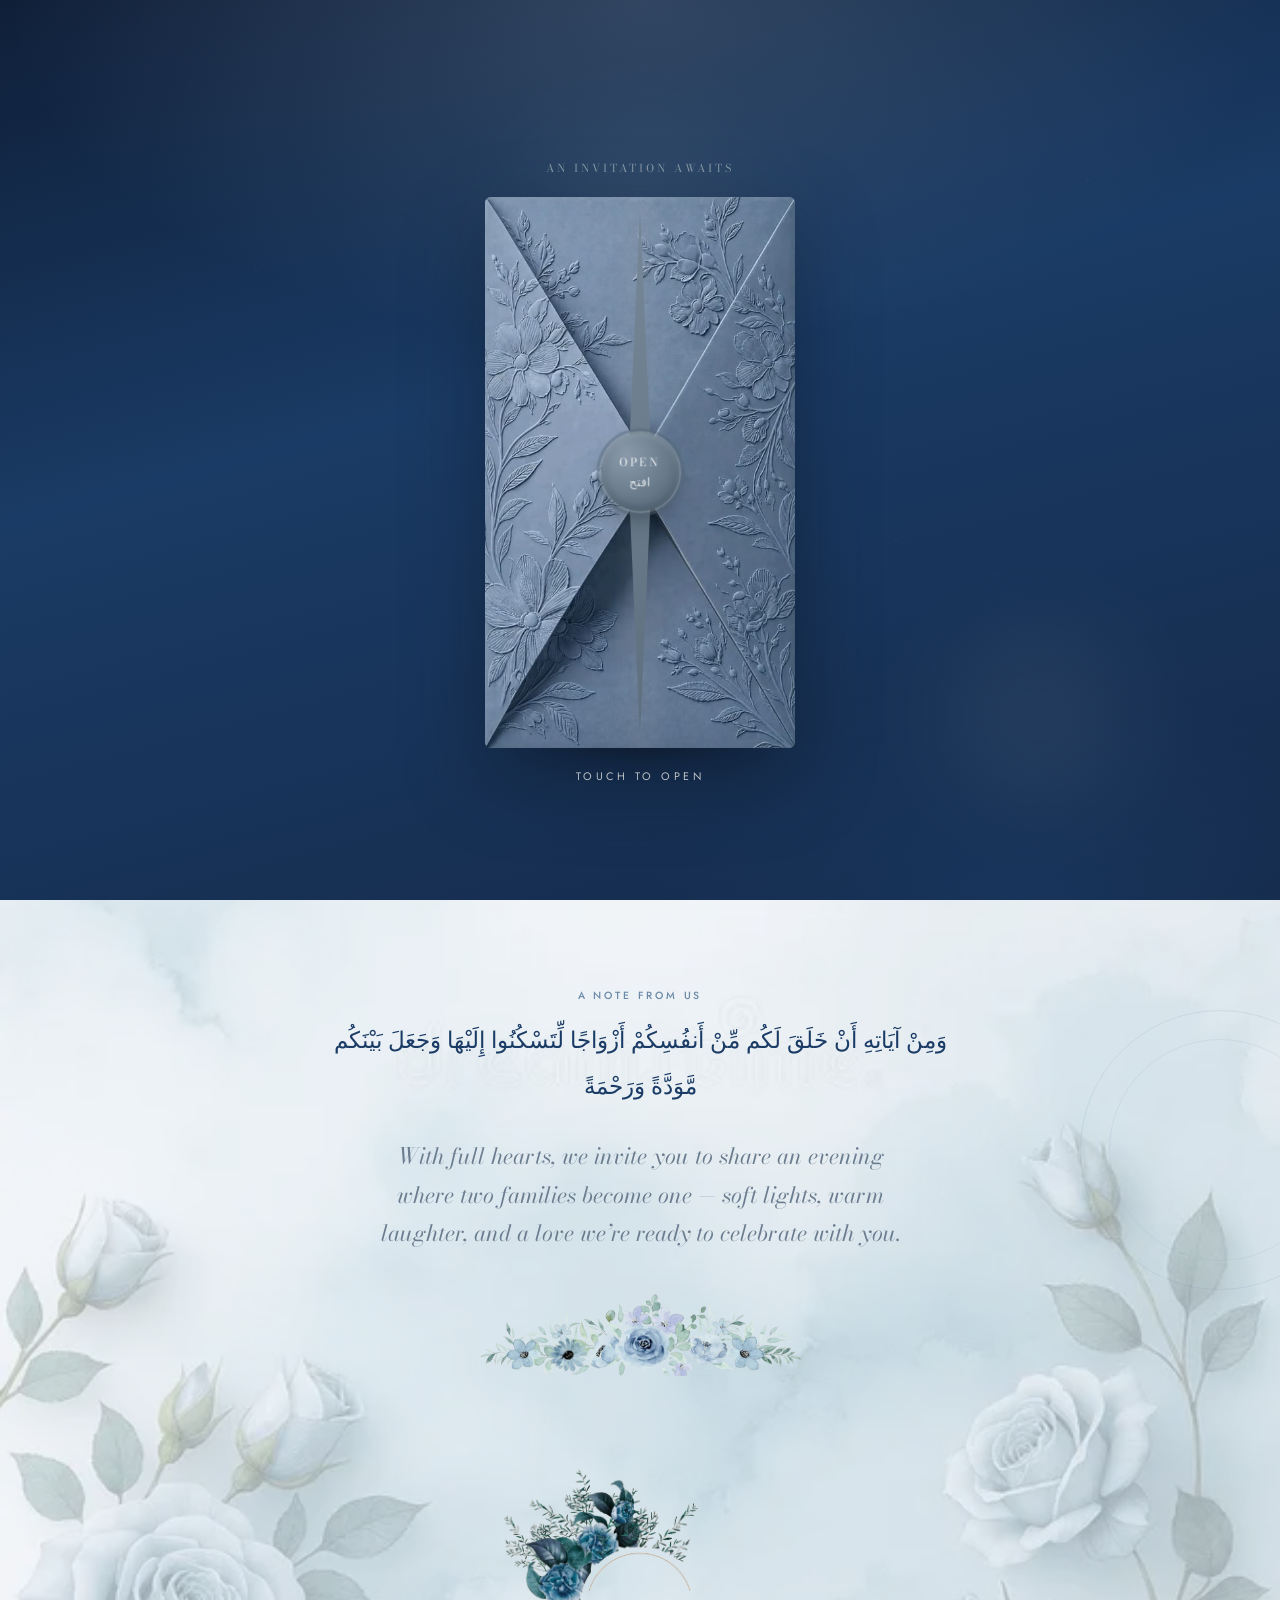
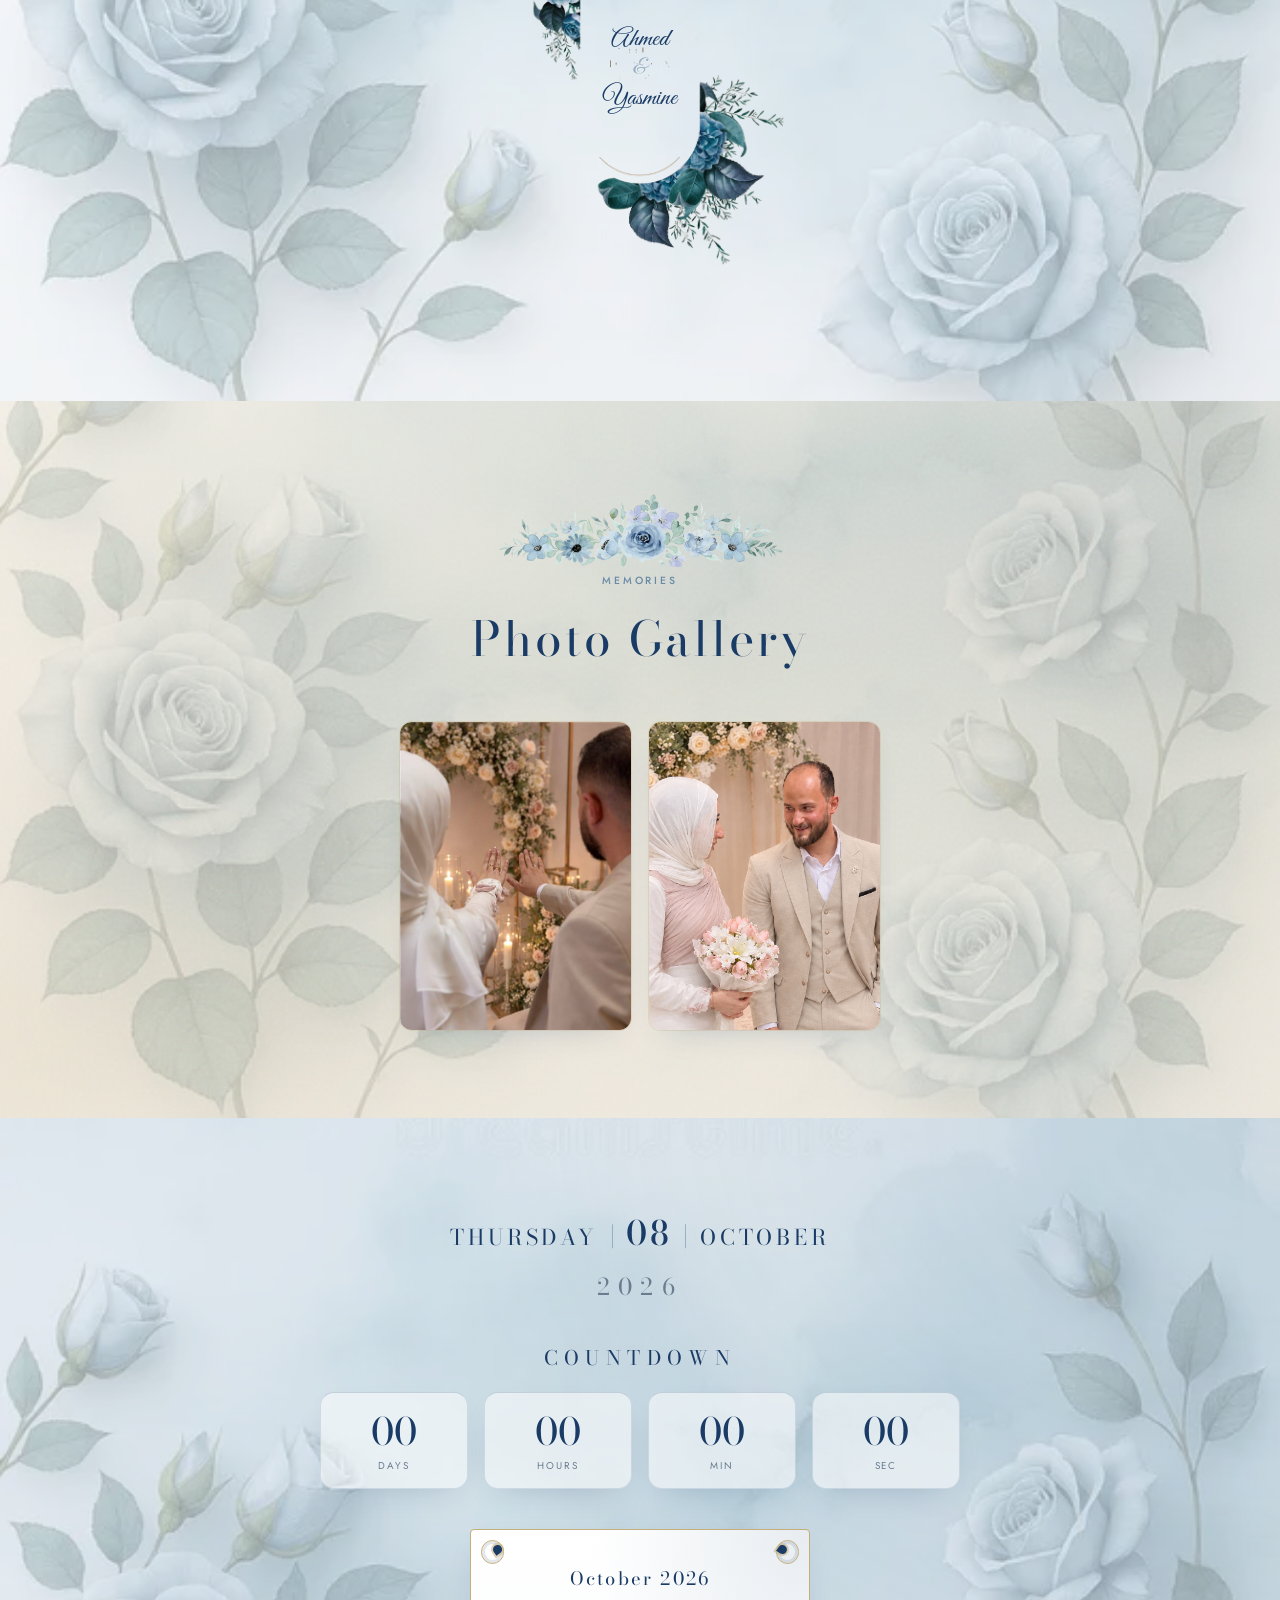
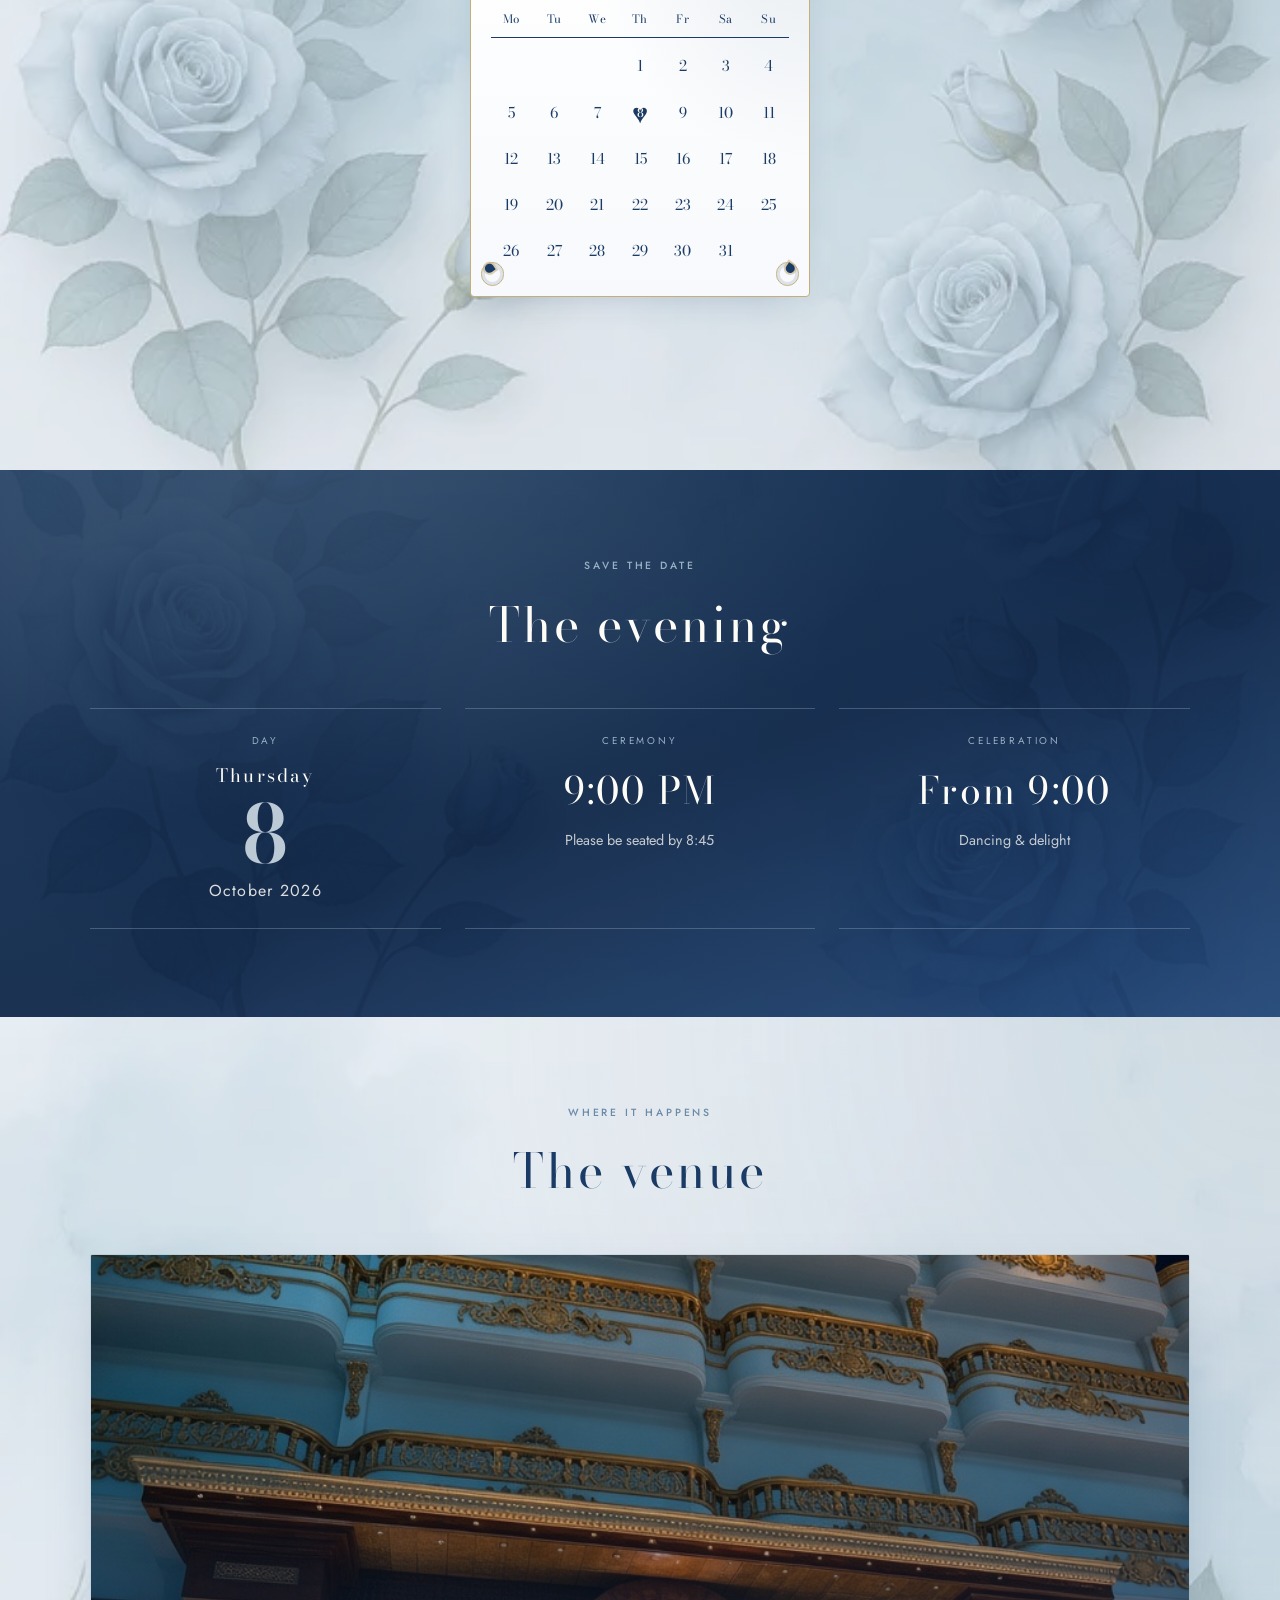
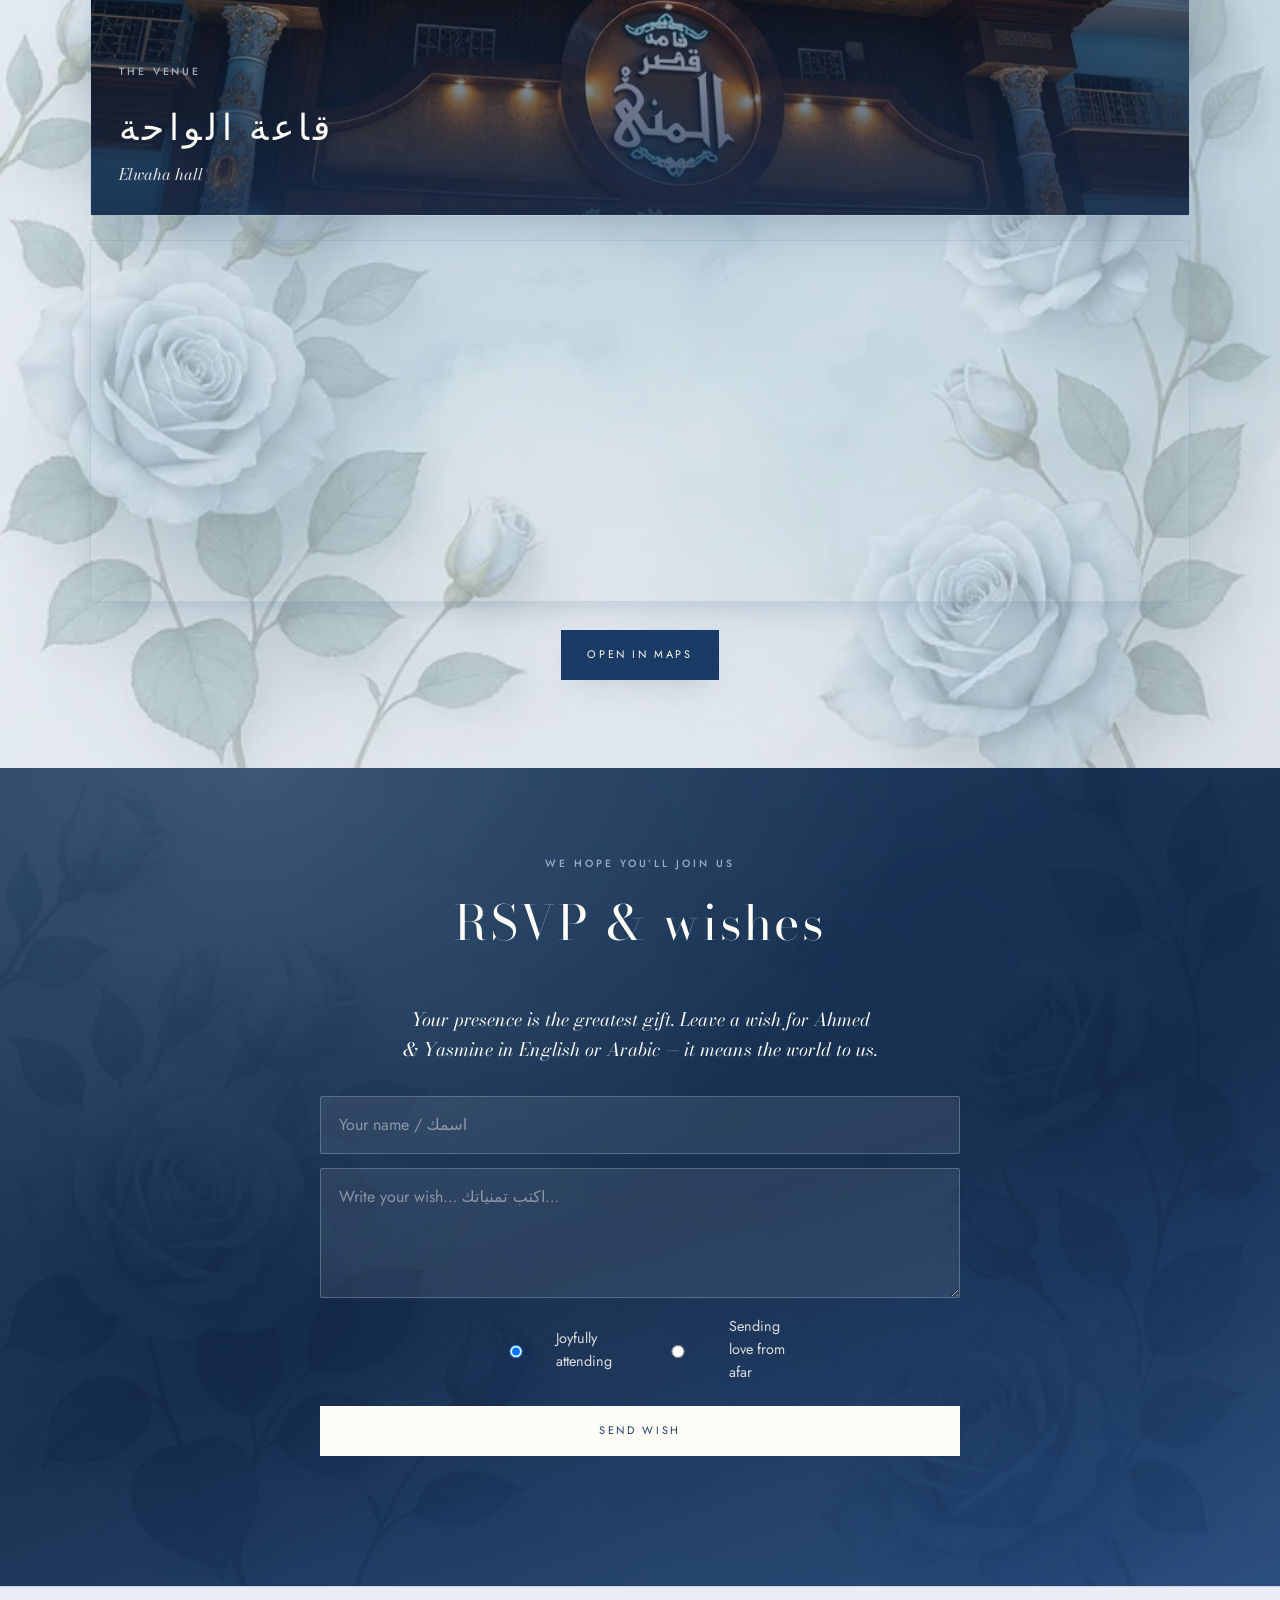
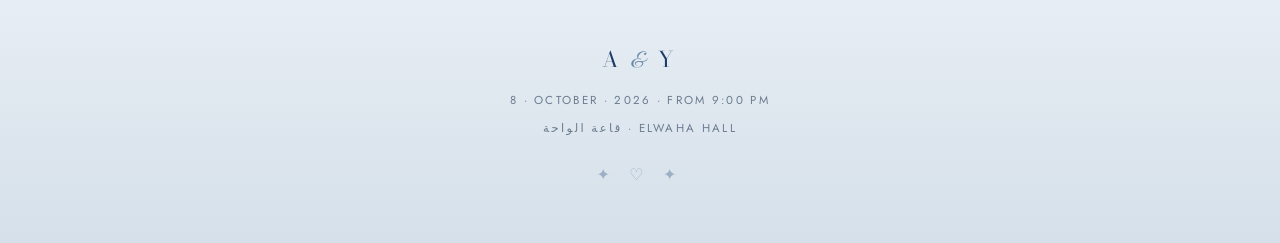
<file: index.html>
<!doctype html>
<html lang="en">
  <head>
    <meta charset="utf-8" />
    <meta name="viewport" content="width=device-width, initial-scale=1" />
    <meta name="theme-color" content="#1A3B65" />
    <title>Ahmed &amp; Yasmine · Wedding Invitation</title>
    <meta
      name="description"
      content="You're invited to celebrate the wedding of Ahmed & Yasmine — 8 · October · 2026 at قاعة الواحة · Elwaha hall"
    />

    <meta property="og:title" content="Ahmed & Yasmine · Wedding Invitation" />
    <meta
      property="og:description"
      content="Join us Thursday, 8 October 2026 at قاعة الواحة · Elwaha hall"
    />
    <meta property="og:type" content="website" />
    <meta property="og:image" content="image/1.jpg" />

    <link rel="preconnect" href="https://fonts.googleapis.com" />
    <link rel="preconnect" href="https://fonts.gstatic.com" crossorigin />
    <link
      href="https://fonts.googleapis.com/css2?family=Bodoni+Moda:ital,opsz,wght@0,6..96,400;0,6..96,600;1,6..96,400&family=Great+Vibes&family=Jost:wght@300;400;500;600&display=swap"
      rel="stylesheet"
    />
    <link rel="stylesheet" href="styles.css" />
  </head>
  <body>
    <!-- OPEN GATE — embossed slate envelope -->
    <div id="gate" class="gate" role="dialog" aria-label="Open invitation">
      <div class="gate__atmosphere" aria-hidden="true">
        <span class="gate__orb gate__orb--a"></span>
        <span class="gate__orb gate__orb--b"></span>
        <span class="gate__dust"></span>
      </div>

      <div class="envelope" id="envelope">
        <p class="envelope__whisper">An invitation awaits</p>

        <div class="envelope__stage">
          <div class="envelope__shadow" aria-hidden="true"></div>

          <article class="envelope__letter" aria-hidden="true">
            <div class="gate__card">
              <div class="gate__content">
                <div class="rule" aria-hidden="true">
                  <img src="image/break-line.png" alt="" />
                </div>
                <p class="gate__eyebrow">Cordially invites</p>
                <div class="gate__frame-wrap">
                  <img
                    class="invite-frame"
                    src="image/frame-names.png"
                    alt=""
                  />
                  <p class="gate__names">
                    <span class="gate__name">Ahmed</span>
                    <span class="gate__amp">&amp;</span>
                    <span class="gate__name">Yasmine</span>
                  </p>
                </div>
                <p class="gate__date">8 · October · 2026</p>
              </div>
            </div>
          </article>

          <div class="envelope__shell">
            <div class="envelope__back" aria-hidden="true"></div>

            <div class="envelope__gate envelope__gate--left" aria-hidden="true">
              <div class="envelope__gate-face"></div>
            </div>
            <div
              class="envelope__gate envelope__gate--right"
              aria-hidden="true"
            >
              <div class="envelope__gate-face"></div>
            </div>

            <button
              type="button"
              id="openInvite"
              class="envelope__seal"
              aria-label="Open invitation"
            >
              <span class="envelope__seal-ring" aria-hidden="true"></span>
              <span class="envelope__seal-inner">
                <span class="envelope__seal-mark">Open</span>
                <span class="envelope__seal-ar">افتح</span>
              </span>
            </button>
          </div>
        </div>

        <p class="envelope__hint">Touch to open</p>
      </div>
    </div>

    <!-- NAV -->
    <header class="nav" id="nav">
      <a class="nav__brand" href="#home">A <span>&amp;</span> Y</a>
      <nav class="nav__links" aria-label="Primary">
        <a href="#story">Story</a>
        <a href="#gallery">Gallery</a>
        <a href="#countdown">When</a>
        <a href="#journey">Journey</a>
        <a href="#venue">Venue</a>
        <a href="#rsvp">RSVP</a>
      </nav>
      <button
        type="button"
        class="nav__burger"
        id="burger"
        aria-label="Menu"
        aria-expanded="false"
      >
        <span></span><span></span>
      </button>
    </header>
    <div class="nav-drawer" id="drawer" hidden>
      <a href="#story">Story</a>
      <a href="#gallery">Gallery</a>
      <a href="#countdown">When</a>
      <a href="#journey">Journey</a>
      <a href="#venue">Venue</a>
      <a href="#rsvp">RSVP</a>
    </div>

    <main>
      <!-- HERO -->
      <section class="hero" id="home">
        <div class="hero__media" aria-hidden="true">
          <div class="hero__wash"></div>
          <div class="hero__florals"></div>
          <div class="hero__glow hero__glow--a"></div>
          <div class="hero__glow hero__glow--b"></div>
          <div class="hero__glow hero__glow--c"></div>
          <div class="hero__veil"></div>
          <div class="hero__grain"></div>
        </div>
        <div class="hero__copy">
          <p class="hero__kicker reveal" style="--d: 0.2s">
            Together with their families
          </p>
          <h1 class="hero__title reveal" style="--d: 0.45s">
            <span class="hero__name">Ahmed</span>
            <span class="hero__amp">&amp;</span>
            <span class="hero__name">Yasmine</span>
          </h1>
          <p class="hero__line reveal" style="--d: 0.75s">
            are getting married
          </p>
          <p class="hero__date reveal" style="--d: 1s">8 · October · 2026</p>
          <div class="hero__cta reveal" style="--d: 1.25s">
            <a class="btn btn--light" href="#rsvp">RSVP</a>
            <a class="btn btn--ghost" href="#venue">Find Us</a>
          </div>
        </div>
        <div class="hero__scroll" aria-hidden="true">
          <span>Scroll</span>
          <i></i>
        </div>
      </section>

      <!-- STORY / WELCOME -->
      <section class="section story" id="story">
        <div class="ornament" aria-hidden="true"></div>
        <div class="container narrow center">
          <p class="eyebrow rose inview">A note from us</p>
          <p class="ayah inview" lang="ar" dir="rtl">
            وَمِنْ آيَاتِهِ أَنْ خَلَقَ لَكُم مِّنْ أَنفُسِكُمْ أَزْوَاجًا
            لِّتَسْكُنُوا إِلَيْهَا وَجَعَلَ بَيْنَكُم مَّوَدَّةً وَرَحْمَةً
          </p>
          <p class="welcome inview">
            With full hearts, we invite you to share an evening where two
            families become one — soft lights, warm laughter, and a love we’re
            ready to celebrate with you.
          </p>
          <div class="rule" aria-hidden="true">
            <img src="image/break-line.png" alt="" />
          </div>
          <div class="names-block inview">
            <div class="names-frame">
              <img class="invite-frame" src="image/frame-names.png" alt="" />
              <div class="names-frame__text">
                <span class="script">Ahmed</span>
                <span class="amp-script">&amp;</span>
                <span class="script">Yasmine</span>
              </div>
            </div>
          </div>
        </div>
      </section>

      <!-- PHOTO GALLERY -->
      <section class="section section--pearl gallery" id="gallery">
        <div class="container">
          <div class="section-head inview">
            <div class="rule" aria-hidden="true">
              <img src="image/break-line.png" alt="" />
            </div>
            <p class="eyebrow rose">Memories</p>
            <h2 class="h2">Photo Gallery</h2>
          </div>
          <div class="gallery__grid inview">
            <figure class="gallery__item">
              <img
                src="image/gallery-6.jpg"
                alt="Childhood portrait"
                width="600"
                height="800"
                loading="lazy"
              />
            </figure>
            <figure class="gallery__item">
              <img
                src="image/gallery-7.png"
                alt="Childhood portrait"
                width="600"
                height="800"
                loading="lazy"
              />
            </figure>
          </div>
        </div>
      </section>

      <!-- COUNTDOWN + CALENDAR -->
      <section class="section section--blush save-date" id="countdown">
        <div class="container narrow">
          <div class="date-banner inview">
            <p class="date-banner__row">
              <span>Thursday</span>
              <i aria-hidden="true"></i>
              <strong>08</strong>
              <i aria-hidden="true"></i>
              <span>October</span>
            </p>
            <p class="date-banner__year">2026</p>
          </div>

          <div class="countdown-block inview">
            <p class="countdown-block__label">Countdown</p>
            <div
              class="countdown countdown--inline"
              id="countdownGrid"
              aria-live="polite"
            >
              <div class="cd">
                <span class="cd__num" data-k="days">00</span>
                <span class="cd__label">Days</span>
              </div>
              <div class="cd">
                <span class="cd__num" data-k="hours">00</span>
                <span class="cd__label">Hours</span>
              </div>
              <div class="cd">
                <span class="cd__num" data-k="minutes">00</span>
                <span class="cd__label">Min</span>
              </div>
              <div class="cd">
                <span class="cd__num" data-k="seconds">00</span>
                <span class="cd__label">Sec</span>
              </div>
            </div>
          </div>

          <div class="cal inview" aria-label="October 2026 calendar">
            <span class="cal__corner cal__corner--tl" aria-hidden="true"></span>
            <span class="cal__corner cal__corner--tr" aria-hidden="true"></span>
            <span class="cal__corner cal__corner--bl" aria-hidden="true"></span>
            <span class="cal__corner cal__corner--br" aria-hidden="true"></span>

            <p class="cal__month">October 2026</p>
            <div class="cal__weekdays" aria-hidden="true">
              <span>Mo</span><span>Tu</span><span>We</span><span>Th</span
              ><span>Fr</span><span>Sa</span><span>Su</span>
            </div>
            <div class="cal__grid">
              <span class="cal__empty"></span>
              <span class="cal__empty"></span>
              <span class="cal__empty"></span>
              <span>1</span><span>2</span><span>3</span><span>4</span
              ><span>5</span><span>6</span><span>7</span>
              <span class="cal__heart" aria-label="Wedding day, 8 October"
                ><span>8</span></span
              >
              <span>9</span><span>10</span><span>11</span> <span>12</span
              ><span>13</span><span>14</span><span>15</span><span>16</span
              ><span>17</span><span>18</span> <span>19</span><span>20</span
              ><span>21</span><span>22</span><span>23</span><span>24</span
              ><span>25</span> <span>26</span><span>27</span><span>28</span
              ><span>29</span><span>30</span><span>31</span>
            </div>
          </div>

          <div class="center inview" style="margin-top: 2.25rem">
            <a
              class="btn btn--solid"
              href="https://calendar.google.com/event?action=TEMPLATE&text=Ahmed+%26+Yasmine+Wedding&dates=20261008T190000Z/20261008T220000Z&details=Ahmed+%26+Yasmine+Wedding+Celebration&location=%D9%82%D8%A7%D8%B9%D8%A9+%D8%A7%D9%84%D9%88%D8%A7%D8%AD%D8%A9+Elwaha+hall"
              target="_blank"
              rel="noreferrer"
              >Add to Calendar</a
            >
          </div>
        </div>
      </section>

      <!-- DATE / TIME -->
      <section class="section section--deep" id="when">
        <div class="container">
          <div class="section-head inview light">
            <p class="eyebrow gold">Save the date</p>
            <h2 class="h2 light">The evening</h2>
          </div>
          <div class="when-grid">
            <div class="when-cell inview">
              <p class="when-label">Day</p>
              <p class="when-day">Thursday</p>
              <p class="when-num">8</p>
              <p class="when-month">October 2026</p>
            </div>
            <div class="when-cell inview">
              <p class="when-label">Ceremony</p>
              <p class="when-big">9:00 PM</p>
              <p class="when-note">Please be seated by 8:45</p>
            </div>
            <div class="when-cell inview">
              <p class="when-label">Celebration</p>
              <p class="when-big">From 9:00</p>
              <p class="when-note">Dancing &amp; delight</p>
            </div>
          </div>
        </div>
      </section>

      <!-- JOURNEY / TIMELINE -->
      <!-- <section class="section" id="journey">
      <div class="container">
        <div class="section-head inview">
          <p class="eyebrow rose">Order of the evening</p>
          <h2 class="h2">Our journey</h2>
        </div>
        <div class="timeline">
          <div class="t-line" aria-hidden="true"></div>
          <article class="t-item left inview">
            <div class="t-node">✦</div>
            <div class="t-body">
              <p class="t-time">8:00 PM</p>
              <h3>Welcome &amp; golden hour</h3>
              <p>Arrive, greet loved ones, and settle into the soft glow of the evening.</p>
            </div>
          </article>
          <article class="t-item right inview">
            <div class="t-node">♡</div>
            <div class="t-body">
              <p class="t-time">9:00 PM</p>
              <h3>Ceremony</h3>
              <p>Two hearts, one vow — the moment we’ve waited for.</p>
            </div>
          </article>
          <article class="t-item left inview">
            <div class="t-node">♪</div>
            <div class="t-body">
              <p class="t-time">9:30 PM</p>
              <h3>Dance</h3>
              <p>Celebrate with us until the stars take over the sky.</p>
            </div>
          </article>
        </div>
      </div>
    </section> -->

      <!-- VENUE -->
      <section class="section section--blush" id="venue">
        <div class="container">
          <div class="section-head inview">
            <p class="eyebrow rose">Where it happens</p>
            <h2 class="h2">The venue</h2>
          </div>
          <div class="venue inview">
            <img src="image/1.jpg" alt="قاعة الواحة · Elwaha hall" />
            <div class="venue__overlay">
              <p class="eyebrow gold">The Venue</p>
              <h3>قاعة الواحة</h3>
              <p>Elwaha hall</p>
            </div>
          </div>
          <div class="map-wrap inview">
            <iframe
              title="قاعة الواحة · Elwaha hall map"
              src="https://www.google.com/maps?q=31.0760993,31.6036437&z=17&output=embed"
              loading="lazy"
              referrerpolicy="no-referrer-when-downgrade"
            ></iframe>
          </div>
          <div class="center inview" style="margin-top: 1.75rem">
            <a
              class="btn btn--solid"
              href="https://maps.app.goo.gl/iCYYWmQFFT2A2NFb7"
              target="_blank"
              rel="noreferrer"
            >
              Open in Maps
            </a>
          </div>
        </div>
      </section>

      <!-- NOTES -->
      <!-- <section class="section section--pearl" id="notes">
      <div class="container">
        <div class="section-head inview">
          <p class="eyebrow rose">A few kind notes</p>
          <h2 class="h2">Details</h2>
        </div>
        <div class="notes-grid">
          <div class="note inview">
            <p class="eyebrow rose">Attire</p>
            <h3>Dress code</h3>
            <p>Wear whatever makes you comfortable — soft neutrals or dusty blues are welcome, for example.</p>
          </div>
          <div class="note inview">
            <p class="eyebrow rose">Arrival</p>
            <h3>Doors &amp; parking</h3>
            <p>Doors open at 8:00 PM. Parking is available at قاعة الواحة. Come early for the group photo.</p>
          </div>
        </div>
      </div>
    </section> -->

      <!-- RSVP -->
      <section class="section section--deep" id="rsvp">
        <div class="container narrow">
          <div class="section-head inview light">
            <p class="eyebrow gold">We hope you’ll join us</p>
            <h2 class="h2 light">RSVP &amp; wishes</h2>
          </div>
          <p class="rsvp-lead inview">
            Your presence is the greatest gift. Leave a wish for Ahmed &amp;
            Yasmine in English or Arabic — it means the world to us.
          </p>
          <form class="wish inview" id="wishForm">
            <label class="sr-only" for="wishName">Your name</label>
            <input
              id="wishName"
              name="name"
              type="text"
              maxlength="80"
              placeholder="Your name / اسمك"
              required
            />
            <label class="sr-only" for="wishMessage">Your message</label>
            <textarea
              id="wishMessage"
              name="message"
              maxlength="500"
              placeholder="Write your wish… اكتب تمنياتك…"
              required
            ></textarea>
            <fieldset class="attend">
              <legend class="sr-only">Will you attend?</legend>
              <label
                ><input type="radio" name="attend" value="yes" checked />
                Joyfully attending</label
              >
              <label
                ><input type="radio" name="attend" value="no" /> Sending love
                from afar</label
              >
            </fieldset>
            <button type="submit" class="btn btn--light btn--wide">
              Send Wish
            </button>
            <p class="wish-status" id="wishStatus" aria-live="polite"></p>
          </form>
        </div>
      </section>
    </main>

    <footer class="footer">
      <p class="footer__mono">A <span>&amp;</span> Y</p>
      <p class="footer__date">8 · October · 2026 · From 9:00 PM</p>
      <p class="footer__place">قاعة الواحة · Elwaha hall</p>
      <p class="footer__hearts" aria-hidden="true">✦ ♡ ✦</p>
    </footer>

    <audio
      id="bgMusic"
      src="music/omKulthum.mp3"
      loop
      preload="auto"
      playsinline
    ></audio>

    <button
      type="button"
      id="musicToggle"
      class="music"
      aria-label="Mute music"
      hidden
    >
      <svg
        class="music__icon music__icon--on"
        viewBox="0 0 24 24"
        width="18"
        height="18"
        fill="none"
        stroke="currentColor"
        stroke-width="1.6"
        aria-hidden="true"
      >
        <polygon points="11 5 6 9 2 9 2 15 6 15 11 19 11 5"></polygon>
        <path d="M15.54 8.46a5 5 0 0 1 0 7.07"></path>
        <path d="M19.07 4.93a10 10 0 0 1 0 14.14"></path>
      </svg>
      <svg
        class="music__icon music__icon--off"
        viewBox="0 0 24 24"
        width="18"
        height="18"
        fill="none"
        stroke="currentColor"
        stroke-width="1.6"
        aria-hidden="true"
        hidden
      >
        <polygon points="11 5 6 9 2 9 2 15 6 15 11 19 11 5"></polygon>
        <line x1="23" y1="9" x2="17" y2="15"></line>
        <line x1="17" y1="9" x2="23" y2="15"></line>
      </svg>
    </button>

    <script src="script.js"></script>
  </body>
</html>
</file>
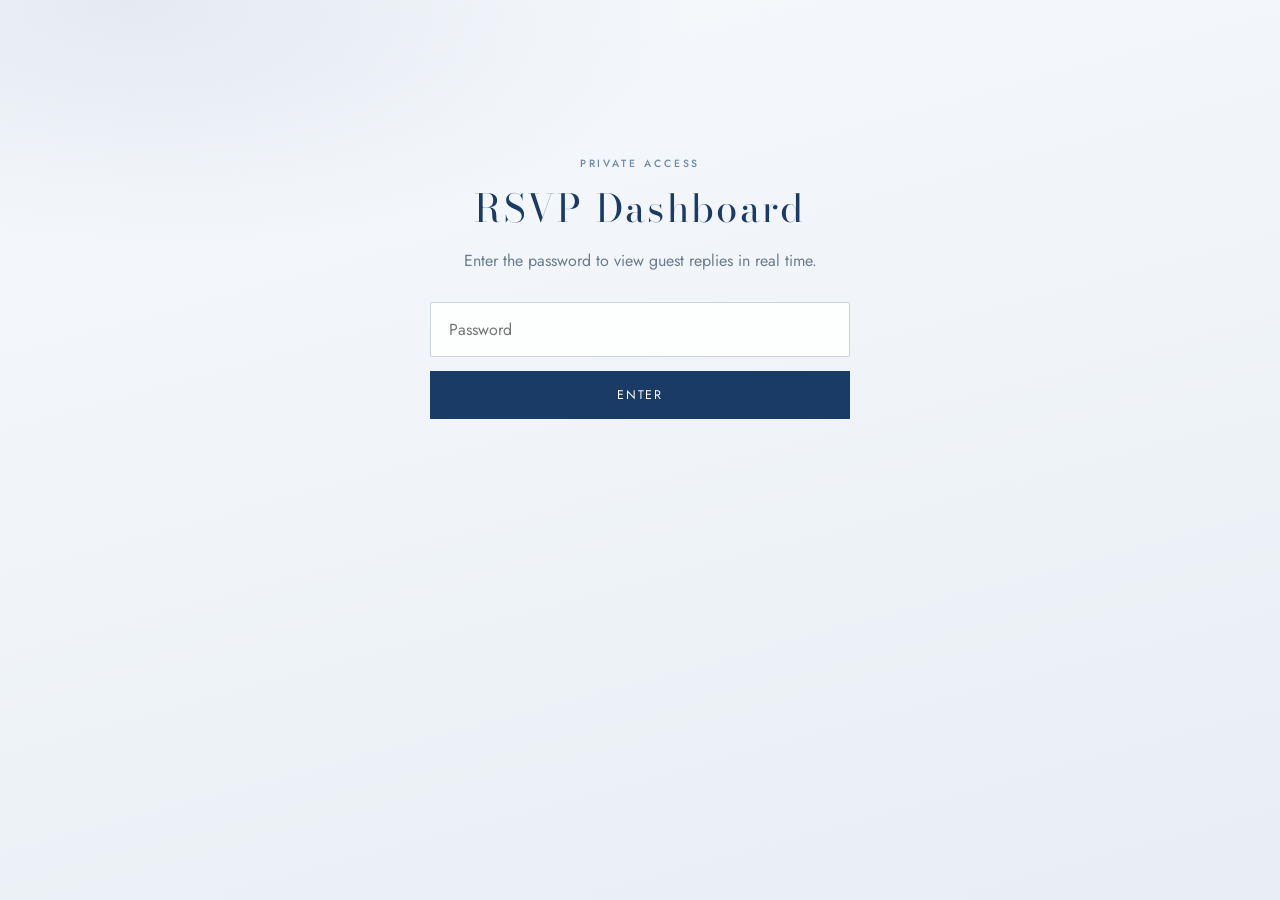
<file: dashboard.html>
<!DOCTYPE html>
<html lang="en">
<head>
  <meta charset="utf-8" />
  <meta name="viewport" content="width=device-width, initial-scale=1" />
  <meta name="robots" content="noindex, nofollow" />
  <meta name="theme-color" content="#1A3B65" />
  <title>RSVP Dashboard · Ahmed &amp; Yasmine</title>
  <link rel="preconnect" href="https://fonts.googleapis.com" />
  <link rel="preconnect" href="https://fonts.gstatic.com" crossorigin />
  <link href="https://fonts.googleapis.com/css2?family=Bodoni+Moda:opsz,wght@6..96,400;6..96,600&family=Jost:wght@300;400;500;600&display=swap" rel="stylesheet" />
  <link rel="stylesheet" href="dashboard.css" />
</head>
<body>
  <div class="dash-shell">
    <section id="loginView" class="dash-login">
      <p class="dash-kicker">Private access</p>
      <h1>RSVP Dashboard</h1>
      <p class="dash-sub">Enter the password to view guest replies in real time.</p>
      <form id="loginForm" class="dash-login__form">
        <label class="sr-only" for="password">Password</label>
        <input id="password" type="password" autocomplete="current-password" placeholder="Password" required />
        <button type="submit">Enter</button>
        <p id="loginError" class="dash-error" hidden></p>
      </form>
    </section>

    <section id="boardView" class="dash-board" hidden>
      <header class="dash-head">
        <div>
          <p class="dash-kicker">Ahmed &amp; Yasmine</p>
          <h1>Guest RSVPs</h1>
        </div>
        <div class="dash-head__actions">
          <span id="liveBadge" class="dash-live">Live</span>
          <button type="button" id="logoutBtn" class="dash-ghost">Lock</button>
        </div>
      </header>

      <div class="dash-stats" id="stats">
        <article>
          <p class="dash-stats__label">Total</p>
          <p class="dash-stats__value" data-stat="total">0</p>
        </article>
        <article>
          <p class="dash-stats__label">Attending</p>
          <p class="dash-stats__value" data-stat="yes">0</p>
        </article>
        <article>
          <p class="dash-stats__label">Sending love</p>
          <p class="dash-stats__value" data-stat="no">0</p>
        </article>
      </div>

      <div class="dash-table-wrap">
        <table class="dash-table">
          <thead>
            <tr>
              <th>Name</th>
              <th>Status</th>
              <th>Wish</th>
              <th>When</th>
            </tr>
          </thead>
          <tbody id="rsvpBody">
            <tr class="dash-empty"><td colspan="4">Waiting for replies…</td></tr>
          </tbody>
        </table>
      </div>
    </section>
  </div>

  <script src="dashboard.js"></script>
</body>
</html>
</file>
<file: styles.css>
:root {
  --pearl: #f7f9fc;
  --blush: #e8eef4;
  --blush-deep: #d5e0ea;
  --rose: #8fa7bf;
  --rose-mid: #6b8aa8;
  --rose-deep: #1a3b65;
  --rose-gold: #9bb0c4;
  --gold-soft: #bccad6;
  --frame-gold: #c4ae7a;
  --frame-gold-soft: #d8c9a0;
  --ink: #1a3b65;
  --muted: #6b7c8f;
  --cream: #fdfcf7;
  --deep: #152a4a;
  --veil: rgba(21, 42, 74, 0.55);
  --shadow: 0 24px 60px -28px rgba(26, 59, 101, 0.4);
  --shadow-soft: 0 12px 32px -16px rgba(26, 59, 101, 0.25);
  --radius: 2px;
  --font-display: "Bodoni Moda", Georgia, serif;
  --font-script: "Great Vibes", cursive;
  --font-body: "Jost", system-ui, sans-serif;
}

* {
  box-sizing: border-box;
}

html {
  scroll-behavior: smooth;
}

body {
  margin: 0;
  color: var(--ink);
  background: var(--pearl);
  font-family: var(--font-body);
  font-weight: 400;
  line-height: 1.6;
  -webkit-font-smoothing: antialiased;
  overflow-x: hidden;
}

body.locked {
  overflow: hidden;
  height: 100vh;
}

img {
  max-width: 100%;
  display: block;
}

a {
  color: inherit;
  text-decoration: none;
}

button,
input,
textarea {
  font: inherit;
}

.sr-only {
  position: absolute;
  width: 1px;
  height: 1px;
  padding: 0;
  margin: -1px;
  overflow: hidden;
  clip: rect(0, 0, 0, 0);
  border: 0;
}

.container {
  width: min(1100px, calc(100% - 2.5rem));
  margin-inline: auto;
}

.container.narrow {
  width: min(640px, calc(100% - 2.5rem));
}

.center {
  text-align: center;
}

/* ——— GATE / ENVELOPE ——— */
.gate {
  position: fixed;
  inset: 0;
  z-index: 10000;
  display: grid;
  place-items: center;
  padding:
    max(1rem, env(safe-area-inset-top, 0px))
    max(1rem, env(safe-area-inset-right, 0px))
    max(1rem, env(safe-area-inset-bottom, 0px))
    max(1rem, env(safe-area-inset-left, 0px));
  overflow-x: hidden;
  overflow-y: auto;
  -webkit-overflow-scrolling: touch;
  background:
    radial-gradient(ellipse 90% 70% at 50% 0%, rgba(188, 202, 214, 0.18), transparent 55%),
    radial-gradient(ellipse 60% 50% at 80% 100%, rgba(26, 59, 101, 0.55), transparent 50%),
    linear-gradient(165deg, #0f1f38 0%, #1a3b65 42%, #152a4a 100%);
  transition: opacity 1.35s cubic-bezier(0.4, 0, 0.2, 1), visibility 1.35s;
}

.gate.is-gone {
  opacity: 0;
  visibility: hidden;
  pointer-events: none;
}

.gate__atmosphere {
  position: absolute;
  inset: 0;
  pointer-events: none;
  overflow: hidden;
}

.gate__orb {
  position: absolute;
  border-radius: 50%;
  filter: blur(40px);
  opacity: 0.45;
  animation: orbFloat 10s ease-in-out infinite;
}

.gate__orb--a {
  width: min(55vw, 340px);
  height: min(55vw, 340px);
  top: 8%;
  left: 50%;
  transform: translateX(-50%);
  background: radial-gradient(circle, rgba(138, 154, 170, 0.4), transparent 70%);
}

.gate__orb--b {
  width: min(45vw, 280px);
  height: min(45vw, 280px);
  bottom: 5%;
  right: 8%;
  background: radial-gradient(circle, rgba(109, 127, 143, 0.45), transparent 70%);
  animation-delay: -4s;
}

.gate__dust {
  position: absolute;
  inset: 0;
  opacity: 0.35;
  background-image: radial-gradient(1px 1px at 20% 30%, rgba(255, 255, 255, 0.35), transparent),
    radial-gradient(1px 1px at 70% 60%, rgba(216, 201, 160, 0.4), transparent),
    radial-gradient(1.5px 1.5px at 40% 80%, rgba(255, 255, 255, 0.25), transparent),
    radial-gradient(1px 1px at 85% 20%, rgba(188, 202, 214, 0.45), transparent);
  background-size: 100% 100%;
  animation: dustDrift 18s linear infinite;
}

@keyframes orbFloat {
  0%, 100% { transform: translateX(-50%) translateY(0); }
  50% { transform: translateX(-50%) translateY(12px); }
}

.gate__orb--b {
  animation-name: orbFloatB;
}

@keyframes orbFloatB {
  0%, 100% { transform: translateY(0) scale(1); }
  50% { transform: translateY(-14px) scale(1.06); }
}

@keyframes dustDrift {
  from { transform: translateY(0); }
  to { transform: translateY(-20px); }
}

/* Envelope — embossed slate gatefold */
.envelope {
  --env-blue: #6d7f8f;
  --env-blue-deep: #556878;
  --env-blue-soft: #8a9aaa;
  position: relative;
  z-index: 2;
  width: min(100%, 300px);
  display: flex;
  flex-direction: column;
  align-items: center;
  gap: 1.25rem;
  padding-top: clamp(1.5rem, 5vh, 3rem);
  perspective: 1800px;
}

.envelope__whisper,
.envelope__hint {
  margin: 0;
  font-size: 0.68rem;
  letter-spacing: 0.32em;
  text-transform: uppercase;
  color: rgba(253, 252, 247, 0.72);
  font-family: var(--font-body);
  transition: opacity 0.6s ease, transform 0.6s ease;
}

.envelope__whisper {
  font-family: var(--font-display);
  letter-spacing: 0.28em;
  color: var(--env-blue-soft);
  animation: whisperIn 1.4s ease both;
}

.envelope__hint {
  opacity: 0.55;
  animation: whisperIn 1.4s ease 0.35s both;
}

@keyframes whisperIn {
  from { opacity: 0; transform: translateY(8px); }
  to { opacity: 1; transform: translateY(0); }
}

.envelope.is-opening .envelope__whisper,
.envelope.is-opening .envelope__hint {
  opacity: 0;
  transform: translateY(-8px);
  pointer-events: none;
}

.envelope__stage {
  position: relative;
  width: min(100%, 300px, calc(min(68vh, 560px) * 474 / 842));
  aspect-ratio: 474 / 842;
  max-height: min(68vh, 560px);
  transform-style: preserve-3d;
  overflow: visible;
  animation: envelopeFloat 5.5s ease-in-out infinite;
  filter: drop-shadow(0 28px 40px rgba(10, 20, 32, 0.45));
}

@keyframes envelopeFloat {
  0%, 100% { transform: translateY(0); }
  50% { transform: translateY(-6px); }
}

.envelope.is-opening .envelope__stage {
  animation: none;
}

.envelope__shadow {
  position: absolute;
  left: 6%;
  right: 6%;
  bottom: -4%;
  height: 14%;
  z-index: 0;
  background: radial-gradient(ellipse at center, rgba(0, 0, 0, 0.4), transparent 70%);
  filter: blur(10px);
  transition: opacity 1s ease, transform 1.2s ease;
}

.envelope.is-opening .envelope__shadow {
  opacity: 0.25;
  transform: scaleX(1.15);
}

/* Letter — soft rise as gates open */
.envelope__letter {
  position: absolute;
  left: 8%;
  right: 8%;
  top: 10%;
  bottom: 10%;
  z-index: 2;
  display: flex;
  align-items: center;
  justify-content: center;
  transform: scale(0.88);
  opacity: 0;
  pointer-events: none;
  transition:
    transform 2s cubic-bezier(0.22, 1, 0.36, 1) 1.6s,
    opacity 1.4s ease 1.4s;
}

.envelope.is-opening .envelope__letter {
  opacity: 1;
  z-index: 5;
  transform: scale(1);
}

.envelope.is-revealed .envelope__letter {
  transform: scale(1.04);
}

.envelope__letter .gate__card {
  width: 100%;
  height: 100%;
  margin: 0;
  padding: clamp(0.75rem, 2vh, 1.1rem) 0.7rem;
  display: flex;
  align-items: center;
  justify-content: center;
  background: linear-gradient(165deg, #7a8b9a 0%, #6d7f8f 45%, #5f7182 100%);
  color: #f4f6f8;
  box-shadow:
    0 0 0 1px rgba(255, 255, 255, 0.12),
    0 20px 48px -16px rgba(8, 18, 36, 0.5);
  animation: none;
  overflow: hidden;
}

.envelope__letter .gate__eyebrow {
  color: rgba(244, 246, 248, 0.78);
}

.envelope__letter .gate__names {
  color: #f7f9fc;
}

.envelope__letter .gate__names .gate__amp {
  color: rgba(232, 238, 244, 0.9);
}

.envelope__letter .gate__date {
  margin-bottom: 0;
  color: rgba(232, 238, 244, 0.75);
}

.envelope__letter .gate__frame-wrap {
  width: min(100%, 200px);
}

.envelope__letter .rule {
  height: clamp(32px, 5vh, 48px);
  width: min(180px, 70%);
  /* soften white paper in break-line art against blue card */
  mix-blend-mode: multiply;
  opacity: 0.95;
}

.envelope__letter .invite-frame {
  /* keep florals crisp on dusty-blue card */
  filter: drop-shadow(0 2px 8px rgba(15, 31, 56, 0.2));
}

/* Shell + dual embossed gates */
.envelope__shell {
  position: absolute;
  inset: 0;
  z-index: 3;
  transform-style: preserve-3d;
  border-radius: 6px;
  transition: opacity 1.4s ease 3.2s, transform 1.5s cubic-bezier(0.22, 1, 0.36, 1) 2.8s;
}

.envelope.is-revealed .envelope__shell {
  opacity: 0;
  transform: scale(1.04);
  pointer-events: none;
}

.envelope__back {
  position: absolute;
  inset: 0;
  border-radius: 6px;
  background:
    linear-gradient(160deg, #7a8b9a 0%, #6d7f8f 40%, #5a6b7a 100%);
  box-shadow: inset 0 0 40px rgba(40, 55, 70, 0.25);
}

.envelope__gate {
  position: absolute;
  top: 0;
  bottom: 0;
  width: 50.2%;
  z-index: 4;
  transform-style: preserve-3d;
  transition: transform 2.6s cubic-bezier(0.45, 0.05, 0.2, 1);
}

.envelope__gate--left {
  left: 0;
  transform-origin: left center;
}

.envelope__gate--right {
  right: 0;
  transform-origin: right center;
}

.envelope.is-opening .envelope__gate--right {
  transform: rotateY(118deg);
  transition-delay: 0.25s;
}

.envelope.is-opening .envelope__gate--left {
  transform: rotateY(-118deg);
  transition-delay: 1.35s;
}

.envelope__gate-face {
  position: absolute;
  inset: 0;
  background-color: var(--env-blue);
  background-image: url("image/envelope-flaps.png");
  background-size: 200% 100%;
  background-repeat: no-repeat;
  box-shadow: inset 0 0 30px rgba(30, 45, 58, 0.15);
}

.envelope__gate--left .envelope__gate-face {
  background-position: left center;
  border-radius: 6px 0 0 6px;
  clip-path: polygon(0 0, 100% 0, 92% 50%, 100% 100%, 0 100%);
}

.envelope__gate--right .envelope__gate-face {
  background-position: right center;
  border-radius: 0 6px 6px 0;
  clip-path: polygon(0 0, 100% 0, 100% 100%, 0 100%, 8% 50%);
}

/* Soft center seam highlight */
.envelope__gate--left .envelope__gate-face::after,
.envelope__gate--right .envelope__gate-face::after {
  content: "";
  position: absolute;
  top: 0;
  bottom: 0;
  width: 18%;
  pointer-events: none;
}

.envelope__gate--left .envelope__gate-face::after {
  right: 0;
  background: linear-gradient(90deg, transparent, rgba(255, 255, 255, 0.08));
}

.envelope__gate--right .envelope__gate-face::after {
  left: 0;
  background: linear-gradient(270deg, transparent, rgba(255, 255, 255, 0.08));
}

/* Seal — soft matte disc on the meeting point */
.envelope__seal {
  position: absolute;
  left: 50%;
  top: 50%;
  z-index: 8;
  transform: translate(-50%, -50%);
  width: clamp(4.2rem, 20vw, 4.85rem);
  height: clamp(4.2rem, 20vw, 4.85rem);
  border: none;
  padding: 0;
  border-radius: 50%;
  cursor: pointer;
  background: transparent;
  touch-action: manipulation;
  transition: transform 0.45s ease, opacity 0.5s ease 0.12s;
}

.envelope__seal:hover {
  transform: translate(-50%, -50%) scale(1.06);
}

.envelope__seal:focus-visible {
  outline: 2px solid rgba(200, 210, 220, 0.8);
  outline-offset: 4px;
}

.envelope.is-opening .envelope__seal {
  opacity: 0;
  transform: translate(-50%, -50%) scale(0.65);
  pointer-events: none;
  transition-duration: 0.7s;
  transition-delay: 0s;
}

.envelope__seal-ring {
  position: absolute;
  inset: 0;
  border-radius: 50%;
  background:
    radial-gradient(circle at 32% 28%, #8a9aaa, #6d7f8f 48%, #4f6070 100%);
  box-shadow:
    0 0 0 2px rgba(255, 255, 255, 0.18),
    0 0 0 5px rgba(85, 104, 120, 0.45),
    0 14px 28px -10px rgba(0, 0, 0, 0.5),
    inset 0 2px 6px rgba(255, 255, 255, 0.2),
    inset 0 -3px 8px rgba(30, 45, 58, 0.35);
  animation: sealPulse 3.4s ease-in-out infinite;
}

@keyframes sealPulse {
  0%, 100% {
    box-shadow:
      0 0 0 2px rgba(255, 255, 255, 0.18),
      0 0 0 5px rgba(85, 104, 120, 0.45),
      0 14px 28px -10px rgba(0, 0, 0, 0.5),
      inset 0 2px 6px rgba(255, 255, 255, 0.2),
      inset 0 -3px 8px rgba(30, 45, 58, 0.35);
  }
  50% {
    box-shadow:
      0 0 0 3px rgba(255, 255, 255, 0.28),
      0 0 0 8px rgba(109, 127, 143, 0.35),
      0 16px 32px -10px rgba(0, 0, 0, 0.45),
      inset 0 2px 6px rgba(255, 255, 255, 0.25),
      inset 0 -3px 8px rgba(30, 45, 58, 0.3);
  }
}

.envelope__seal-inner {
  position: absolute;
  inset: 0;
  display: flex;
  flex-direction: column;
  align-items: center;
  justify-content: center;
  gap: 0.1rem;
  color: #f4f6f8;
  z-index: 1;
}

.envelope__seal-mark {
  font-family: var(--font-display);
  font-size: clamp(0.6rem, 2.4vw, 0.7rem);
  letter-spacing: 0.22em;
  text-transform: uppercase;
}

.envelope__seal-ar {
  font-family: var(--font-body);
  font-size: 0.72rem;
  opacity: 0.85;
  letter-spacing: 0.04em;
}

/* Soft veil when revealing into site */
.gate.is-revealed::after {
  content: "";
  position: absolute;
  inset: 0;
  background: radial-gradient(ellipse at center, transparent 20%, rgba(15, 31, 56, 0.15) 100%);
  pointer-events: none;
  animation: softVeil 1.6s ease both;
}

@keyframes softVeil {
  from { opacity: 0; }
  to { opacity: 1; }
}

/* Shared invitation card pieces (letter interior) */
.gate__card {
  position: relative;
  width: min(100%, 400px);
  max-width: 100%;
  margin: auto;
  background: #ffffff;
  border-radius: clamp(12px, 3vw, 18px);
  padding: clamp(1rem, 2.8vh, 1.75rem) clamp(0.85rem, 3.5vw, 1.25rem) clamp(1.1rem, 2.8vh, 1.85rem);
  box-shadow:
    0 0 0 1px rgba(196, 174, 122, 0.35),
    0 28px 60px -20px rgba(10, 24, 48, 0.55);
  text-align: center;
  color: var(--ink);
}

.gate__content {
  position: relative;
  z-index: 2;
  display: flex;
  flex-direction: column;
  align-items: center;
  gap: clamp(0.2rem, 1vh, 0.4rem);
  width: 100%;
}

.gate__eyebrow {
  font-size: clamp(0.55rem, 2.4vw, 0.65rem);
  letter-spacing: 0.28em;
  text-transform: uppercase;
  color: var(--muted);
  margin: 0.2rem 0 0;
}

.gate__frame-wrap {
  position: relative;
  container-type: inline-size;
  width: min(100%, 360px, calc((100dvh - 13.5rem) * 753 / 1024));
  max-width: 100%;
  margin: 0.15rem auto;
  aspect-ratio: 753 / 1024;
}

.invite-frame {
  position: absolute;
  inset: 0;
  width: 100%;
  height: 100%;
  object-fit: contain;
  pointer-events: none;
  z-index: 0;
}

.gate__names {
  position: absolute;
  left: 50%;
  top: 50%;
  transform: translate(-50%, -50%);
  z-index: 1;
  display: flex;
  flex-direction: column;
  align-items: center;
  justify-content: center;
  gap: clamp(0.15rem, 1.2cqi, 0.4rem);
  margin: 0;
  padding: 0;
  width: 38%;
  font-family: var(--font-display);
  font-size: clamp(0.68rem, 8.2cqi, 1.2rem);
  font-weight: 400;
  letter-spacing: 0.05em;
  text-transform: uppercase;
  line-height: 1.15;
  color: var(--rose-deep);
  text-align: center;
}

.gate__names .gate__name {
  display: block;
  width: 100%;
  font-family: inherit;
  font-size: inherit;
  letter-spacing: inherit;
  text-transform: uppercase;
  color: inherit;
  margin: 0;
}

.gate__names .gate__amp {
  font-family: var(--font-script);
  font-size: 1.3em;
  letter-spacing: 0;
  text-transform: none;
  color: var(--rose-mid);
  display: block;
  line-height: 1;
  margin: 0;
}

.gate__date {
  font-family: var(--font-display);
  font-size: clamp(0.65rem, 2.8vw, 0.78rem);
  letter-spacing: 0.16em;
  text-transform: uppercase;
  color: var(--muted);
  margin: 0.1rem 0 clamp(0.65rem, 1.8vh, 1rem);
}

/* ——— NAV ——— */
.nav {
  position: fixed;
  top: 0;
  left: 0;
  right: 0;
  z-index: 900;
  display: flex;
  align-items: center;
  justify-content: space-between;
  padding:
    max(1rem, env(safe-area-inset-top, 0px))
    max(1.5rem, env(safe-area-inset-right, 0px))
    1rem
    max(1.5rem, env(safe-area-inset-left, 0px));
  transition: background 0.4s, backdrop-filter 0.4s, box-shadow 0.4s;
}

.nav.is-solid {
  background: rgba(247, 249, 252, 0.88);
  backdrop-filter: blur(14px);
  box-shadow: 0 1px 0 rgba(26, 59, 101, 0.08);
}

.nav__brand {
  font-family: var(--font-display);
  font-size: 1.15rem;
  letter-spacing: 0.12em;
  color: var(--cream);
  transition: color 0.3s;
}

.nav.is-solid .nav__brand {
  color: var(--rose-deep);
}

.nav__brand span {
  font-family: var(--font-script);
  color: var(--rose-gold);
}

.nav.is-solid .nav__brand span {
  color: var(--rose-mid);
}

.nav__links {
  display: none;
  gap: 1.75rem;
}

.nav__links a {
  font-size: 0.72rem;
  letter-spacing: 0.18em;
  text-transform: uppercase;
  color: rgba(255, 250, 247, 0.85);
  transition: color 0.25s;
}

.nav.is-solid .nav__links a {
  color: var(--muted);
}

.nav__links a:hover {
  color: var(--rose-gold);
}

.nav.is-solid .nav__links a:hover {
  color: var(--rose-deep);
}

.nav__burger {
  width: 2.25rem;
  height: 2.25rem;
  border: none;
  background: transparent;
  display: flex;
  flex-direction: column;
  justify-content: center;
  gap: 6px;
  cursor: pointer;
  padding: 0;
}

.nav__burger span {
  display: block;
  height: 1.5px;
  width: 100%;
  background: var(--cream);
  transition: background 0.3s;
}

.nav.is-solid .nav__burger span {
  background: var(--rose-deep);
}

@media (min-width: 860px) {
  .nav__links { display: flex; }
  .nav__burger { display: none; }
}

.nav-drawer {
  position: fixed;
  inset: 0;
  z-index: 850;
  background: rgba(21, 42, 74, 0.96);
  display: flex;
  flex-direction: column;
  align-items: center;
  justify-content: center;
  gap: 1.75rem;
  padding:
    max(5rem, env(safe-area-inset-top, 0px))
    max(1.5rem, env(safe-area-inset-right, 0px))
    max(2rem, env(safe-area-inset-bottom, 0px))
    max(1.5rem, env(safe-area-inset-left, 0px));
}

.nav-drawer[hidden] {
  display: none;
}

.nav-drawer a {
  font-family: var(--font-display);
  font-size: 1.5rem;
  letter-spacing: 0.15em;
  color: var(--cream);
}

.nav-drawer a:hover {
  color: var(--rose-gold);
}

/* ——— HERO ——— */
.hero {
  position: relative;
  min-height: 100svh;
  display: grid;
  place-items: center;
  overflow: hidden;
  color: var(--cream);
  background: #152a4a;
}

.hero__media {
  position: absolute;
  inset: 0;
}

.hero__wash {
  position: absolute;
  inset: 0;
  background:
    radial-gradient(ellipse 90% 70% at 50% -10%, rgba(188, 202, 214, 0.28), transparent 55%),
    radial-gradient(ellipse 70% 55% at 100% 80%, rgba(107, 138, 168, 0.35), transparent 50%),
    radial-gradient(ellipse 60% 45% at 0% 70%, rgba(26, 59, 101, 0.55), transparent 45%),
    linear-gradient(165deg, #0f1f38 0%, #1a3b65 42%, #203d6b 72%, #152a4a 100%);
}

.hero__florals {
  position: absolute;
  inset: 0;
  pointer-events: none;
  opacity: 0.2;
  background-image: url("image/floral-corners.png");
  background-size: cover;
  background-position: center bottom;
  background-repeat: no-repeat;
  mix-blend-mode: soft-light;
}

.hero__glow {
  position: absolute;
  border-radius: 50%;
  filter: blur(48px);
  pointer-events: none;
  animation: heroDrift 14s ease-in-out infinite;
}

.hero__glow--a {
  width: min(70vw, 460px);
  height: min(70vw, 460px);
  top: 12%;
  left: 50%;
  transform: translateX(-50%);
  background: radial-gradient(circle, rgba(212, 224, 232, 0.22), transparent 68%);
}

.hero__glow--b {
  width: min(50vw, 320px);
  height: min(50vw, 320px);
  bottom: 8%;
  right: -5%;
  background: radial-gradient(circle, rgba(155, 176, 196, 0.32), transparent 70%);
  animation-delay: -5s;
}

.hero__glow--c {
  width: min(42vw, 260px);
  height: min(42vw, 260px);
  top: 40%;
  left: -8%;
  background: radial-gradient(circle, rgba(196, 174, 122, 0.12), transparent 70%);
  animation-delay: -9s;
}

@keyframes heroDrift {
  0%, 100% { opacity: 0.75; transform: translateX(-50%) translateY(0); }
  50% { opacity: 1; transform: translateX(-50%) translateY(18px); }
}

.hero__glow--b,
.hero__glow--c {
  animation-name: heroDriftFree;
}

@keyframes heroDriftFree {
  0%, 100% { opacity: 0.7; transform: translate(0, 0) scale(1); }
  50% { opacity: 1; transform: translate(12px, -16px) scale(1.06); }
}

.hero__veil {
  position: absolute;
  inset: 0;
  background:
    linear-gradient(180deg, rgba(15, 31, 56, 0.15) 0%, transparent 35%, rgba(15, 31, 56, 0.45) 100%),
    radial-gradient(ellipse at 50% 40%, transparent 30%, rgba(15, 31, 56, 0.35) 100%);
}

.hero__grain {
  position: absolute;
  inset: 0;
  opacity: 0.1;
  background-image: url("data:image/svg+xml,%3Csvg viewBox='0 0 200 200' xmlns='http://www.w3.org/2000/svg'%3E%3Cfilter id='n'%3E%3CfeTurbulence type='fractalNoise' baseFrequency='0.85' numOctaves='4' stitchTiles='stitch'/%3E%3C/filter%3E%3Crect width='100%25' height='100%25' filter='url(%23n)'/%3E%3C/svg%3E");
  pointer-events: none;
}

.hero__copy {
  position: relative;
  z-index: 2;
  text-align: center;
  padding: 6rem 1.5rem 5rem;
  max-width: 42rem;
}

.hero__kicker,
.hero__line {
  font-size: 0.72rem;
  letter-spacing: 0.32em;
  text-transform: uppercase;
  margin: 0;
  opacity: 0.9;
}

.hero__title {
  margin: 1.25rem 0;
  line-height: 1;
}

.hero__name {
  display: block;
  font-family: var(--font-display);
  font-size: clamp(3rem, 11vw, 5.75rem);
  font-weight: 400;
  letter-spacing: 0.08em;
  font-style: italic;
}

.hero__amp {
  display: block;
  font-family: var(--font-script);
  font-size: clamp(2.5rem, 7vw, 4rem);
  color: var(--rose-gold);
  margin: 0.15rem 0;
  line-height: 1;
  background: linear-gradient(120deg, #9bb0c4, #d4e0eb 40%, #9bb0c4 70%, #6b8aa8);
  background-size: 200% auto;
  -webkit-background-clip: text;
  background-clip: text;
  color: transparent;
  animation: shimmer 7s linear infinite;
}

@keyframes shimmer {
  to { background-position: 200% center; }
}

.hero__date {
  font-family: var(--font-display);
  letter-spacing: 0.28em;
  font-size: 0.95rem;
  margin: 1.5rem 0 0;
}

.hero__cta {
  display: flex;
  flex-wrap: wrap;
  gap: 0.85rem;
  justify-content: center;
  margin-top: 2rem;
}

.hero__scroll {
  position: absolute;
  bottom: 1.75rem;
  left: 50%;
  transform: translateX(-50%);
  z-index: 2;
  display: flex;
  flex-direction: column;
  align-items: center;
  gap: 0.5rem;
  font-size: 0.6rem;
  letter-spacing: 0.35em;
  text-transform: uppercase;
  opacity: 0.75;
}

.hero__scroll i {
  width: 1px;
  height: 2rem;
  background: linear-gradient(to bottom, var(--cream), transparent);
  animation: drip 2s ease-in-out infinite;
}

@keyframes drip {
  0%, 100% { transform: scaleY(0.45); opacity: 0.35; }
  50% { transform: scaleY(1); opacity: 0.95; }
}

.reveal {
  opacity: 0;
  transform: translateY(16px);
  animation: rise 1.1s ease forwards;
  animation-delay: var(--d, 0s);
}

@keyframes rise {
  to { opacity: 1; transform: translateY(0); }
}

body:not(.opened) .reveal {
  animation: none;
}

/* ——— BUTTONS ——— */
.btn {
  display: inline-flex;
  align-items: center;
  justify-content: center;
  padding: 0.95rem 1.6rem;
  font-size: 0.68rem;
  letter-spacing: 0.24em;
  text-transform: uppercase;
  border: 1px solid transparent;
  cursor: pointer;
  transition: background 0.3s, color 0.3s, border-color 0.3s, transform 0.3s;
}

.btn:hover {
  transform: translateY(-2px);
}

.btn--light {
  background: var(--cream);
  color: var(--rose-deep);
}

.btn--light:hover {
  background: var(--blush);
}

.btn--ghost {
  background: transparent;
  border-color: rgba(255, 250, 247, 0.45);
  color: var(--cream);
}

.btn--ghost:hover {
  border-color: var(--cream);
  background: rgba(255, 250, 247, 0.08);
}

.btn--solid {
  background: var(--rose-deep);
  color: var(--cream);
  box-shadow: var(--shadow-soft);
}

.btn--solid:hover {
  background: var(--rose-mid);
}

.btn--wide {
  width: 100%;
}

/* ——— SECTIONS ——— */
.section {
  padding: 5.5rem 0;
  position: relative;
}

.section--blush,
.section--pearl,
.section--deep,
.section:not(.section--deep),
.story {
  isolation: isolate;
}

.section--blush::before,
.section--pearl::before,
.section:not(.section--deep)::before,
.story::before {
  content: "";
  position: absolute;
  inset: 0;
  z-index: 0;
  pointer-events: none;
  background-image: url("image/floral-corners.png");
  background-size: cover;
  background-position: center bottom;
  background-repeat: no-repeat;
  opacity: 0.4;
  mix-blend-mode: multiply;
}

.section--blush > .container,
.section--pearl > .container,
.section--deep > .container,
.section > .container,
.story > .container {
  position: relative;
  z-index: 1;
}

.section--blush {
  background:
    radial-gradient(ellipse at top right, rgba(155, 176, 196, 0.12), transparent 45%),
    linear-gradient(180deg, var(--blush) 0%, #e8eef4 100%);
}

.section--pearl {
  background:
    radial-gradient(ellipse at bottom left, rgba(107, 138, 168, 0.08), transparent 50%),
    var(--pearl);
}

.section--deep {
  background:
    radial-gradient(ellipse at 20% 0%, rgba(155, 176, 196, 0.22), transparent 45%),
    linear-gradient(160deg, #1a3558 0%, #152a4a 55%, #254878 100%);
  color: var(--cream);
}

.section--deep::before {
  content: "";
  position: absolute;
  inset: 0;
  z-index: 0;
  pointer-events: none;
  background-image: url("image/floral-corners.png");
  background-size: cover;
  background-position: center bottom;
  background-repeat: no-repeat;
  opacity: 0.14;
  mix-blend-mode: soft-light;
}

.section-head {
  text-align: center;
  margin-bottom: 2.75rem;
}

.eyebrow {
  font-size: 0.65rem;
  letter-spacing: 0.28em;
  text-transform: uppercase;
  margin: 0 0 0.75rem;
  font-weight: 500;
}

.eyebrow.rose { color: var(--rose-mid); }
.eyebrow.gold { color: var(--rose-gold); }

.h2 {
  font-family: var(--font-display);
  font-size: clamp(1.85rem, 4vw, 3rem);
  font-weight: 400;
  letter-spacing: 0.06em;
  margin: 0;
  color: var(--ink);
}

.h2.light { color: var(--cream); }

.rule {
  width: min(300px, 82vw);
  height: 78px;
  margin: 1.15rem auto 0.35rem;
  overflow: hidden;
  position: relative;
}

.rule img {
  width: 100%;
  height: 100%;
  display: block;
  object-fit: cover;
  object-position: center top;
}

.gate .rule {
  width: min(240px, 72%, 55vw);
  height: clamp(40px, 7vh, 64px);
  margin: 0 auto 0.2rem;
}

.story > .container > .rule {
  margin: 2.25rem auto 0.75rem;
  height: 88px;
  width: min(340px, 88%);
}

/* ——— STORY ——— */
.story {
  overflow: hidden;
  background: var(--pearl);
}

.ornament {
  position: absolute;
  width: 280px;
  height: 280px;
  top: 10%;
  right: -80px;
  border-radius: 50%;
  border: 1px solid rgba(107, 138, 168, 0.15);
  pointer-events: none;
}

.ornament::after {
  content: "";
  position: absolute;
  inset: 28px;
  border-radius: 50%;
  border: 1px solid rgba(155, 176, 196, 0.2);
}

.ayah {
  font-family: var(--font-display);
  font-size: clamp(1.15rem, 2.4vw, 1.45rem);
  line-height: 2;
  color: var(--rose-deep);
  margin: 0 0 1.75rem;
  font-weight: 500;
}

.welcome {
  font-family: var(--font-display);
  font-style: italic;
  font-size: clamp(1.15rem, 2.2vw, 1.4rem);
  color: var(--muted);
  line-height: 1.7;
  margin: 0;
  text-wrap: balance;
}

.names-block {
  margin-top: 3rem;
  display: flex;
  flex-direction: column;
  align-items: center;
  gap: 0.15rem;
}

.names-frame {
  position: relative;
  container-type: inline-size;
  width: min(100%, 360px);
  aspect-ratio: 753 / 1024;
  background: transparent;
  border-radius: 4px;
}

.names-frame__text {
  position: absolute;
  left: 50%;
  top: 50%;
  transform: translate(-50%, -50%);
  z-index: 1;
  display: flex;
  flex-direction: column;
  align-items: center;
  justify-content: center;
  gap: clamp(0.1rem, 1.2cqi, 0.3rem);
  padding: 0;
  width: 38%;
  text-align: center;
}

.names-frame .script {
  font-size: clamp(0.95rem, 9cqi, 1.65rem);
  line-height: 1.1;
}

/* ——— PHOTO GALLERY ——— */
.gallery.section--pearl {
  background:
    radial-gradient(ellipse 80% 60% at 85% 15%, rgba(155, 176, 196, 0.14), transparent 55%),
    radial-gradient(ellipse 70% 50% at 10% 90%, rgba(196, 174, 122, 0.1), transparent 50%),
    linear-gradient(165deg, #f6f1e8 0%, #efe8dc 45%, #f3eee4 100%);
}

.gallery.section--pearl::before {
  opacity: 0.28;
  mix-blend-mode: multiply;
}

.gallery::after {
  content: "";
  position: absolute;
  inset: 0;
  z-index: 0;
  pointer-events: none;
  opacity: 0.35;
  background-image: url("data:image/svg+xml,%3Csvg viewBox='0 0 200 200' xmlns='http://www.w3.org/2000/svg'%3E%3Cfilter id='n'%3E%3CfeTurbulence type='fractalNoise' baseFrequency='0.9' numOctaves='4' stitchTiles='stitch'/%3E%3C/filter%3E%3Crect width='100%25' height='100%25' filter='url(%23n)'/%3E%3C/svg%3E");
  mix-blend-mode: soft-light;
}

.gallery > .container {
  position: relative;
  z-index: 1;
}

.gallery .section-head .rule {
  margin-top: 0;
  margin-bottom: 0.35rem;
}

.gallery__grid {
  display: grid;
  grid-template-columns: repeat(2, minmax(0, 1fr));
  gap: clamp(0.7rem, 2vw, 1.15rem);
  width: min(480px, 82%);
  margin-inline: auto;
}

.gallery__item {
  margin: 0;
  position: relative;
  border-radius: 12px;
  overflow: hidden;
  background: #faf6ef;
  box-shadow:
    0 0 0 1px rgba(196, 174, 122, 0.28),
    0 14px 32px -20px rgba(26, 59, 101, 0.28);
  aspect-ratio: 3 / 4;
}

.gallery__item img {
  width: 100%;
  height: 100%;
  object-fit: cover;
  object-position: center top;
  display: block;
  transition: transform 0.7s cubic-bezier(0.22, 1, 0.36, 1);
}

.gallery__item:hover img {
  transform: scale(1.04);
}

@media (max-width: 520px) {
  .gallery__grid {
    width: min(360px, 88%);
    gap: 0.65rem;
  }

  .gallery__item {
    border-radius: 10px;
  }
}

.names-frame .amp-script {
  font-size: clamp(0.85rem, 7cqi, 1.35rem);
  margin: 0;
}

.script {
  font-family: var(--font-script);
  font-size: clamp(3rem, 8vw, 4.5rem);
  color: var(--rose-deep);
  line-height: 1;
}

.amp-script {
  font-family: var(--font-script);
  font-size: 2.5rem;
  color: var(--rose-gold);
  line-height: 1;
}

/* ——— COUNTDOWN + CALENDAR ——— */
.save-date {
  text-align: center;
  overflow: hidden;
}

.date-banner {
  margin: 0 auto 2.25rem;
}

.date-banner__row {
  display: flex;
  align-items: baseline;
  justify-content: center;
  flex-wrap: wrap;
  gap: 0.55rem 0.85rem;
  margin: 0;
  font-family: var(--font-display);
  font-size: clamp(0.95rem, 3.8vw, 1.35rem);
  letter-spacing: 0.18em;
  text-transform: uppercase;
  color: var(--ink);
}

.date-banner__row strong {
  font-size: 1.55em;
  font-weight: 500;
  letter-spacing: 0.08em;
  color: var(--rose-deep);
}

.date-banner__row i {
  display: inline-block;
  width: 1px;
  height: 1.1em;
  background: var(--rose-mid);
  opacity: 0.55;
  transform: translateY(0.15em);
}

.date-banner__year {
  margin: 0.55rem 0 0;
  font-family: var(--font-display);
  font-size: clamp(1.1rem, 3.5vw, 1.45rem);
  letter-spacing: 0.35em;
  color: var(--muted);
}

.countdown-block {
  margin: 0 auto 2.5rem;
}

.countdown-block__label {
  margin: 0 0 1.15rem;
  font-family: var(--font-display);
  font-size: clamp(1rem, 3.5vw, 1.25rem);
  letter-spacing: 0.32em;
  text-transform: uppercase;
  color: var(--rose-deep);
}

.countdown {
  display: grid;
  grid-template-columns: repeat(2, 1fr);
  gap: 0.85rem;
  max-width: 32rem;
  margin: 0 auto;
}

@media (min-width: 640px) {
  .countdown {
    grid-template-columns: repeat(4, 1fr);
    max-width: 40rem;
    gap: 1rem;
  }
}

.cd {
  background: rgba(255, 255, 255, 0.55);
  border: 1px solid rgba(107, 138, 168, 0.22);
  border-top-color: rgba(155, 176, 196, 0.5);
  border-radius: 14px;
  padding: 1.15rem 0.4rem 0.9rem;
  text-align: center;
  box-shadow: var(--shadow-soft);
  position: relative;
  transition: transform 0.4s ease;
}

.cd:hover {
  transform: translateY(-3px);
}

.cd__num {
  display: block;
  font-family: var(--font-display);
  font-size: clamp(1.55rem, 4.2vw, 2.35rem);
  font-weight: 400;
  color: var(--rose-deep);
  line-height: 1.1;
}

.cd__label {
  display: block;
  margin-top: 0.35rem;
  font-size: 0.62rem;
  letter-spacing: 0.2em;
  text-transform: uppercase;
  color: var(--muted);
}

/* Calendar card */
.cal {
  position: relative;
  width: min(100%, 340px);
  margin: 0 auto;
  padding: 1.75rem 1.25rem 1.5rem;
  background:
    radial-gradient(ellipse at top right, rgba(188, 202, 214, 0.35), transparent 45%),
    linear-gradient(180deg, #ffffff 0%, var(--pearl) 100%);
  border: 1px solid var(--frame-gold);
  border-radius: 4px;
  box-shadow: var(--shadow-soft);
  color: var(--ink);
}

.cal__corner {
  position: absolute;
  width: 2.6rem;
  height: 2.6rem;
  pointer-events: none;
}

.cal__corner::before {
  content: "";
  position: absolute;
  width: 1.35rem;
  height: 1.35rem;
  border: 1.5px solid var(--frame-gold);
  border-radius: 50%;
  box-shadow: inset 0 0 0 3px rgba(26, 59, 101, 0.12);
}

.cal__corner::after {
  content: "";
  position: absolute;
  width: 0.55rem;
  height: 0.55rem;
  border-radius: 50% 50% 50% 0;
  background: var(--rose-deep);
  box-shadow: 0 0 0 2px rgba(196, 174, 122, 0.55);
}

.cal__corner--tl { top: 0.45rem; left: 0.45rem; }
.cal__corner--tl::before { top: 0.15rem; left: 0.15rem; }
.cal__corner--tl::after { top: 0.45rem; left: 0.95rem; transform: rotate(-35deg); }

.cal__corner--tr { top: 0.45rem; right: 0.45rem; }
.cal__corner--tr::before { top: 0.15rem; right: 0.15rem; left: auto; }
.cal__corner--tr::after { top: 0.45rem; right: 0.95rem; left: auto; transform: rotate(35deg); }

.cal__corner--bl { bottom: 0.45rem; left: 0.45rem; }
.cal__corner--bl::before { bottom: 0.15rem; left: 0.15rem; top: auto; }
.cal__corner--bl::after { bottom: 0.95rem; left: 0.45rem; top: auto; transform: rotate(-125deg); }

.cal__corner--br { bottom: 0.45rem; right: 0.45rem; }
.cal__corner--br::before { bottom: 0.15rem; right: 0.15rem; left: auto; top: auto; }
.cal__corner--br::after { bottom: 0.95rem; right: 0.45rem; left: auto; top: auto; transform: rotate(125deg); }

.cal__month {
  margin: 0.35rem 0 1rem;
  font-family: var(--font-display);
  font-size: 1.15rem;
  letter-spacing: 0.12em;
  color: var(--rose-deep);
}

.cal__weekdays {
  display: grid;
  grid-template-columns: repeat(7, 1fr);
  gap: 0.15rem;
  padding-bottom: 0.55rem;
  margin-bottom: 0.55rem;
  border-bottom: 1.5px solid var(--rose-deep);
  font-family: var(--font-display);
  font-size: 0.72rem;
  letter-spacing: 0.04em;
  color: var(--rose-deep);
}

.cal__grid {
  display: grid;
  grid-template-columns: repeat(7, 1fr);
  gap: 0.35rem 0.15rem;
  font-family: var(--font-display);
  font-size: 0.92rem;
  color: var(--ink);
}

.cal__grid > span {
  display: grid;
  place-items: center;
  aspect-ratio: 1;
  line-height: 1;
}

.cal__empty {
  visibility: hidden;
}

.cal__heart {
  position: relative;
  color: var(--cream);
  font-weight: 500;
  z-index: 1;
}

.cal__heart::before {
  content: "♥";
  position: absolute;
  left: 50%;
  top: 52%;
  transform: translate(-50%, -50%);
  z-index: -1;
  font-size: 1.85em;
  line-height: 1;
  color: var(--rose-deep);
  text-shadow: 0 0 0 var(--frame-gold);
}

.cal__heart span {
  position: relative;
  z-index: 1;
  font-size: 0.82em;
}

@media (max-width: 380px) {
  .cal {
    padding: 1.5rem 0.85rem 1.25rem;
  }

  .cal__weekdays,
  .cal__grid {
    font-size: 0.78rem;
    gap: 0.1rem;
  }

  .cal__heart::before {
    font-size: 1.4em;
  }

  .date-banner__row {
    letter-spacing: 0.1em;
    gap: 0.4rem 0.55rem;
  }
}

/* ——— WHEN ——— */
.when-grid {
  display: grid;
  gap: 2rem;
}

@media (min-width: 720px) {
  .when-grid {
    grid-template-columns: repeat(3, 1fr);
    gap: 1.5rem;
  }
}

.when-cell {
  text-align: center;
  padding: 1.5rem 1rem;
  border-top: 1px solid rgba(155, 176, 196, 0.35);
  border-bottom: 1px solid rgba(155, 176, 196, 0.35);
}

.when-label {
  font-size: 0.62rem;
  letter-spacing: 0.28em;
  text-transform: uppercase;
  color: var(--rose-gold);
  margin: 0 0 0.75rem;
}

.when-day {
  font-family: var(--font-display);
  font-size: 1.15rem;
  letter-spacing: 0.12em;
  margin: 0;
}

.when-num {
  font-family: var(--font-display);
  font-size: clamp(3.5rem, 8vw, 5rem);
  font-weight: 600;
  line-height: 1;
  margin: 0.25rem 0;
  color: var(--gold-soft);
}

.when-month {
  margin: 0;
  letter-spacing: 0.08em;
  opacity: 0.85;
}

.when-big {
  font-family: var(--font-display);
  font-size: clamp(1.75rem, 4vw, 2.35rem);
  margin: 0.5rem 0;
  letter-spacing: 0.06em;
}

.when-note {
  margin: 0;
  font-size: 0.9rem;
  opacity: 0.75;
}

/* ——— TIMELINE ——— */
.timeline {
  position: relative;
  max-width: 48rem;
  margin: 0 auto;
  padding-inline: 0.25rem;
}

.t-line {
  position: absolute;
  left: 1.25rem;
  top: 0.35rem;
  bottom: 0.35rem;
  width: 1px;
  background: linear-gradient(180deg, var(--rose-gold), var(--rose-mid), var(--rose-gold));
}

@media (min-width: 720px) {
  .t-line { left: 50%; }
}

.t-item {
  position: relative;
  margin-bottom: 2.5rem;
}

.t-node {
  position: absolute;
  left: 1.25rem;
  transform: translateX(-50%);
  width: 2.5rem;
  height: 2.5rem;
  border-radius: 50%;
  background: var(--pearl);
  border: 1px solid var(--rose-gold);
  display: grid;
  place-items: center;
  color: var(--rose-mid);
  box-shadow: var(--shadow-soft);
  z-index: 1;
  font-size: 0.85rem;
}

@media (min-width: 720px) {
  .t-node { left: 50%; }
}

.t-body {
  padding-left: 3.75rem;
  min-width: 0;
}

.t-body h3 {
  font-family: var(--font-display);
  font-size: clamp(1.05rem, 4vw, 1.25rem);
  font-weight: 500;
  letter-spacing: 0.04em;
  margin: 0.35rem 0;
  line-height: 1.3;
  overflow-wrap: anywhere;
  hyphens: auto;
}

.t-body p {
  margin: 0;
  color: var(--muted);
  font-size: clamp(0.9rem, 3.4vw, 1rem);
  line-height: 1.55;
}

.t-time {
  font-size: 0.72rem;
  letter-spacing: 0.22em;
  text-transform: uppercase;
  color: var(--rose-mid);
  margin: 0 !important;
  font-weight: 500;
}

@media (min-width: 720px) {
  .t-item.left .t-body {
    width: 50%;
    padding: 0 3.5rem 0 0;
    text-align: right;
  }
  .t-item.right {
    display: flex;
    justify-content: flex-end;
  }
  .t-item.right .t-body {
    width: 50%;
    padding: 0 0 0 3.5rem;
    text-align: left;
  }
}

/* ——— VENUE ——— */
.venue {
  position: relative;
  overflow: hidden;
  border-radius: var(--radius);
  box-shadow: var(--shadow);
  border: 1px solid rgba(107, 138, 168, 0.2);
}

.venue img {
  width: 100%;
  height: clamp(320px, 52vw, 560px);
  object-fit: cover;
  object-position: center 40%;
  transition: transform 1.1s ease;
}

.venue:hover img {
  transform: scale(1.04);
}

.venue__overlay {
  position: absolute;
  inset: 0;
  background: linear-gradient(to top, rgba(21, 42, 74, 0.85), rgba(21, 42, 74, 0.15) 55%, transparent);
  display: flex;
  flex-direction: column;
  justify-content: flex-end;
  padding: 1.75rem;
  color: var(--cream);
}

.venue__overlay h3 {
  font-family: var(--font-display);
  font-size: clamp(1.5rem, 3vw, 2.25rem);
  font-weight: 400;
  letter-spacing: 0.12em;
  margin: 0.35rem 0;
}

.venue__overlay p:last-child {
  margin: 0;
  font-style: italic;
  font-family: var(--font-display);
  opacity: 0.9;
}

.map-wrap {
  margin-top: 1.5rem;
  overflow: hidden;
  border: 1px solid rgba(107, 138, 168, 0.2);
  box-shadow: var(--shadow-soft);
}

.map-wrap iframe {
  width: 100%;
  max-width: 100%;
  height: 280px;
  border: 0;
  display: block;
  filter: grayscale(0.25) contrast(1.05);
}

@media (min-width: 720px) {
  .map-wrap iframe { height: 360px; }
}

/* ——— NOTES ——— */
.notes-grid {
  display: grid;
  gap: 1.25rem;
}

@media (min-width: 640px) {
  .notes-grid { grid-template-columns: 1fr 1fr; }
}

.note {
  padding: 1.75rem 0;
  border-top: 1px solid rgba(107, 138, 168, 0.25);
}

.note h3 {
  font-family: var(--font-display);
  font-size: 1.35rem;
  font-weight: 500;
  letter-spacing: 0.04em;
  margin: 0.35rem 0 0.75rem;
}

.note p:last-child {
  margin: 0;
  color: var(--muted);
}

/* ——— RSVP ——— */
.rsvp-lead {
  text-align: center;
  font-family: var(--font-display);
  font-style: italic;
  font-size: 1.15rem;
  opacity: 0.88;
  margin: 0 0 2rem;
  text-wrap: balance;
}

.wish {
  display: flex;
  flex-direction: column;
  gap: 0.85rem;
}

.wish input,
.wish textarea {
  width: 100%;
  border: 1px solid rgba(155, 176, 196, 0.4);
  background: rgba(255, 250, 247, 0.08);
  color: var(--cream);
  padding: 0.95rem 1.1rem;
  border-radius: 2px;
  outline: none;
  transition: border-color 0.25s, background 0.25s;
}

.wish input::placeholder,
.wish textarea::placeholder {
  color: rgba(255, 250, 247, 0.45);
}

.wish input:focus,
.wish textarea:focus {
  border-color: var(--rose-gold);
  background: rgba(255, 250, 247, 0.12);
}

.wish textarea {
  min-height: 130px;
  resize: vertical;
}

.attend {
  border: none;
  margin: 0.25rem 0 0.5rem;
  padding: 0;
  display: flex;
  flex-wrap: wrap;
  gap: 1.25rem;
  justify-content: center;
  color: rgba(255, 250, 247, 0.85);
  font-size: 0.9rem;
}

.attend label {
  display: inline-flex;
  align-items: center;
  gap: 0.45rem;
  cursor: pointer;
}

.wish-status {
  text-align: center;
  min-height: 1.4em;
  margin: 0.5rem 0 0;
  color: var(--gold-soft);
  font-size: 0.9rem;
}

/* ——— FOOTER ——— */
.footer {
  position: relative;
  text-align: center;
  padding: 3.5rem 1.5rem;
  background: linear-gradient(180deg, #e8eef4, #d5e0ea);
  border-top: 1px solid rgba(107, 138, 168, 0.15);
}

.footer__mono {
  font-family: var(--font-display);
  font-size: 1.35rem;
  letter-spacing: 0.2em;
  color: var(--rose-deep);
  margin: 0;
}

.footer__mono span {
  font-family: var(--font-script);
  color: var(--rose-mid);
}

.footer__date,
.footer__place {
  font-size: 0.72rem;
  letter-spacing: 0.2em;
  text-transform: uppercase;
  color: var(--muted);
  margin: 0.65rem 0 0;
  overflow-wrap: anywhere;
}

.footer__hearts {
  color: var(--rose-gold);
  letter-spacing: 0.45em;
  margin: 1.5rem 0 0;
}

/* ——— MUSIC ——— */
.music {
  position: fixed;
  bottom: max(1.35rem, env(safe-area-inset-bottom, 0px));
  left: max(1.35rem, env(safe-area-inset-left, 0px));
  z-index: 800;
  width: 2.85rem;
  height: 2.85rem;
  border-radius: 50%;
  border: 1px solid rgba(107, 138, 168, 0.4);
  background: rgba(247, 249, 252, 0.9);
  color: var(--rose-deep);
  display: grid;
  place-items: center;
  cursor: pointer;
  box-shadow: var(--shadow-soft);
  backdrop-filter: blur(8px);
  transition: transform 0.3s;
}

.music:hover {
  transform: scale(1.06);
}

.music[hidden] {
  display: none;
}

.music.is-muted {
  opacity: 0.72;
}

.music__icon[hidden] {
  display: none;
}

/* ——— SCROLL REVEAL ——— */
.inview {
  opacity: 0;
  transform: translateY(22px);
  transition: opacity 0.9s ease, transform 0.9s ease;
}

.inview.visible {
  opacity: 1;
  transform: none;
}

/* Scrollbar */
::-webkit-scrollbar {
  width: 8px;
}
::-webkit-scrollbar-track {
  background: var(--blush);
}
::-webkit-scrollbar-thumb {
  background: var(--rose-mid);
  border-radius: 4px;
}

/* ——— RESPONSIVE ——— */
@media (max-width: 859px) and (min-width: 481px) {
  .section {
    padding: 4.5rem 0;
  }

  .container {
    width: min(1100px, calc(100% - 2rem));
  }

  .gallery__grid {
    width: min(520px, 70%);
  }

  .when-num {
    font-size: clamp(2.85rem, 6vw, 3.75rem);
  }

  .when-big {
    font-size: clamp(1.5rem, 3.2vw, 2rem);
  }

  .t-item.left .t-body,
  .t-item.right .t-body {
    padding-inline: 2.25rem;
  }

  .map-wrap iframe {
    height: 320px;
  }
}

@media (max-width: 480px) {
  .container,
  .container.narrow {
    width: min(100%, calc(100% - 1.5rem));
  }

  .nav {
    padding:
      max(0.85rem, env(safe-area-inset-top, 0px))
      max(1rem, env(safe-area-inset-right, 0px))
      0.85rem
      max(1rem, env(safe-area-inset-left, 0px));
  }

  .envelope__whisper,
  .envelope__hint {
    letter-spacing: 0.2em;
  }

  .hero__copy {
    padding: 5.5rem 1.1rem 4.25rem;
  }

  .hero__kicker,
  .hero__line,
  .hero__date {
    letter-spacing: 0.18em;
  }

  .hero__cta {
    width: 100%;
    flex-direction: column;
    align-items: stretch;
  }

  .hero__cta .btn {
    flex: 1 1 auto;
    min-width: 0;
    width: 100%;
  }

  .section {
    padding: 3.75rem 0;
  }

  .section-head {
    margin-bottom: 2rem;
  }

  .story > .container > .rule {
    height: 60px;
  }

  .date-banner__row {
    letter-spacing: 0.1em;
  }

  .date-banner__year {
    letter-spacing: 0.22em;
  }

  .countdown-block__label {
    letter-spacing: 0.2em;
  }

  .countdown {
    gap: 0.65rem;
  }

  .cd {
    padding: 1.15rem 0.35rem 0.85rem;
  }

  .cd__num {
    font-size: clamp(1.45rem, 9vw, 2rem);
  }

  .cal__heart::before {
    font-size: 1.45em;
  }

  .when-grid {
    gap: 1.5rem;
  }

  .when-num {
    font-size: clamp(2.75rem, 14vw, 3.5rem);
  }

  .when-cell {
    padding: 1.25rem 0.65rem;
  }

  .timeline {
    padding-inline: 0;
  }

  .t-line {
    left: 1rem;
  }

  .t-node {
    left: 1rem;
    width: 2.25rem;
    height: 2.25rem;
    font-size: 0.75rem;
  }

  .t-body {
    padding-left: 3.15rem;
  }

  .venue__overlay {
    padding: 1.25rem;
  }

  .venue__overlay h3 {
    letter-spacing: 0.06em;
  }

  .map-wrap iframe {
    height: 230px;
  }

  .attend {
    flex-direction: column;
    align-items: flex-start;
    gap: 0.85rem;
  }

  .wish input,
  .wish textarea {
    font-size: 16px; /* avoid iOS zoom */
  }

  .music {
    bottom: max(1rem, env(safe-area-inset-bottom, 0px));
    left: max(1rem, env(safe-area-inset-left, 0px));
  }

  .footer {
    padding: 2.75rem 1.1rem 4.5rem;
  }

  .footer__date,
  .footer__place {
    letter-spacing: 0.1em;
  }
}

@media (max-width: 360px) {
  .envelope {
    width: min(100%, 260px);
  }

  .envelope__stage {
    width: min(100%, 250px, calc(min(64vh, 480px) * 474 / 842));
  }

  .envelope__whisper,
  .envelope__hint {
    letter-spacing: 0.2em;
    font-size: 0.6rem;
  }

  .gate__eyebrow {
    letter-spacing: 0.2em;
  }

  .gate__date {
    letter-spacing: 0.12em;
  }

  .gate__names {
    width: 40%;
    letter-spacing: 0.03em;
  }

  .hero__name {
    letter-spacing: 0.04em;
    font-size: clamp(2.5rem, 12vw, 3rem);
  }

  .ayah {
    font-size: clamp(1rem, 4.2vw, 1.25rem);
  }

  .t-body {
    padding-left: 2.85rem;
  }

  .gallery__grid {
    width: min(100%, 92%);
  }

  .rsvp-lead {
    font-size: 1rem;
  }
}

@media (max-height: 700px) {
  .hero__scroll {
    display: none;
  }
}

/* Short screens — scale envelope + letter */
@media (max-height: 720px) {
  .gate {
    align-items: safe center;
    padding: 0.75rem;
  }

  .envelope {
    gap: 0.75rem;
    width: min(100%, 260px);
    padding-top: 0.75rem;
  }

  .envelope__stage {
    width: min(100%, 240px, calc(min(58vh, 420px) * 474 / 842));
  }

  .envelope__letter .gate__card {
    padding: 0.65rem 0.55rem;
  }

  .envelope__letter .gate__frame-wrap {
    width: min(100%, 150px);
  }

  .envelope__letter .rule {
    height: 32px;
  }
}

@media (max-height: 560px) and (orientation: landscape) {
  .gate {
    padding: 0.5rem;
  }

  .envelope {
    width: min(100%, 520px);
    flex-direction: row;
    flex-wrap: wrap;
    justify-content: center;
    gap: 0.5rem 1.5rem;
    padding-top: 0.35rem;
  }

  .envelope__whisper,
  .envelope__hint {
    width: 100%;
    text-align: center;
  }

  .envelope__stage {
    width: min(28vw, 200px);
    max-height: 78vh;
  }
}

@media (min-width: 860px) {
  .envelope {
    width: min(100%, 320px);
  }

  .envelope__stage {
    width: min(100%, 310px, calc(min(70vh, 580px) * 474 / 842));
  }
}

@media (prefers-reduced-motion: reduce) {
  .envelope__stage,
  .envelope__seal-ring,
  .gate__orb,
  .gate__dust,
  .envelope__whisper,
  .envelope__hint,
  .hero__glow,
  .hero__amp,
  .inview {
    animation: none !important;
  }

  .envelope__gate,
  .envelope__letter,
  .envelope__shell,
  .envelope__seal,
  .gate {
    transition-duration: 0.01ms !important;
  }

  .inview {
    opacity: 1;
    transform: none;
  }
}
</file>
<file: dashboard.css>
:root {
  --pearl: #f7f9fc;
  --ink: #1a3b65;
  --muted: #6b7c8f;
  --rose-mid: #6b8aa8;
  --gold: #c4ae7a;
  --cream: #fdfcf7;
  --deep: #152a4a;
  --font-display: "Bodoni Moda", Georgia, serif;
  --font-body: "Jost", system-ui, sans-serif;
}

* { box-sizing: border-box; }

body {
  margin: 0;
  min-height: 100vh;
  color: var(--ink);
  font-family: var(--font-body);
  background:
    radial-gradient(ellipse 80% 50% at 10% 0%, rgba(155, 176, 196, 0.2), transparent 55%),
    linear-gradient(165deg, #f7f9fc 0%, #e8eef4 100%);
}

.sr-only {
  position: absolute;
  width: 1px;
  height: 1px;
  padding: 0;
  margin: -1px;
  overflow: hidden;
  clip: rect(0, 0, 0, 0);
  border: 0;
}

.dash-shell {
  width: min(960px, calc(100% - 2rem));
  margin: 0 auto;
  padding: 3rem 0 4rem;
}

.dash-kicker {
  margin: 0 0 0.5rem;
  font-size: 0.65rem;
  letter-spacing: 0.28em;
  text-transform: uppercase;
  color: var(--rose-mid);
  font-weight: 500;
}

.dash-login {
  max-width: 420px;
  margin: 12vh auto 0;
  text-align: center;
}

.dash-login h1,
.dash-board h1 {
  font-family: var(--font-display);
  font-weight: 400;
  letter-spacing: 0.06em;
  margin: 0;
  font-size: clamp(1.8rem, 4vw, 2.4rem);
}

.dash-sub {
  color: var(--muted);
  margin: 0.75rem 0 1.75rem;
  line-height: 1.55;
}

.dash-login__form {
  display: grid;
  gap: 0.85rem;
}

.dash-login__form input {
  width: 100%;
  border: 1px solid rgba(107, 138, 168, 0.35);
  background: rgba(255, 255, 255, 0.85);
  padding: 0.95rem 1.1rem;
  font: inherit;
  color: var(--ink);
  border-radius: 2px;
}

.dash-login__form button,
.dash-ghost {
  font: inherit;
  cursor: pointer;
  border: 0;
}

.dash-login__form button {
  background: var(--ink);
  color: var(--cream);
  padding: 0.95rem 1.25rem;
  letter-spacing: 0.14em;
  text-transform: uppercase;
  font-size: 0.78rem;
}

.dash-error {
  margin: 0;
  color: #9b3b3b;
  font-size: 0.9rem;
}

.dash-head {
  display: flex;
  align-items: flex-end;
  justify-content: space-between;
  gap: 1rem;
  margin-bottom: 1.75rem;
  flex-wrap: wrap;
}

.dash-head__actions {
  display: flex;
  align-items: center;
  gap: 0.75rem;
}

.dash-live {
  display: inline-flex;
  align-items: center;
  gap: 0.4rem;
  font-size: 0.72rem;
  letter-spacing: 0.16em;
  text-transform: uppercase;
  color: #2f6b4f;
}

.dash-live::before {
  content: "";
  width: 0.45rem;
  height: 0.45rem;
  border-radius: 50%;
  background: #2f6b4f;
  box-shadow: 0 0 0 0 rgba(47, 107, 79, 0.5);
  animation: pulse 1.6s ease-out infinite;
}

@keyframes pulse {
  70% { box-shadow: 0 0 0 8px rgba(47, 107, 79, 0); }
  100% { box-shadow: 0 0 0 0 rgba(47, 107, 79, 0); }
}

.dash-ghost {
  background: transparent;
  border: 1px solid rgba(107, 138, 168, 0.4);
  color: var(--ink);
  padding: 0.55rem 0.9rem;
  letter-spacing: 0.12em;
  text-transform: uppercase;
  font-size: 0.68rem;
}

.dash-stats {
  display: grid;
  grid-template-columns: repeat(3, 1fr);
  gap: 0.85rem;
  margin-bottom: 1.5rem;
}

.dash-stats article {
  background: rgba(255, 255, 255, 0.7);
  border: 1px solid rgba(107, 138, 168, 0.2);
  padding: 1rem 1.1rem;
}

.dash-stats__label {
  margin: 0;
  font-size: 0.65rem;
  letter-spacing: 0.2em;
  text-transform: uppercase;
  color: var(--muted);
}

.dash-stats__value {
  margin: 0.35rem 0 0;
  font-family: var(--font-display);
  font-size: 1.85rem;
  color: var(--ink);
}

.dash-table-wrap {
  overflow-x: auto;
  background: rgba(255, 255, 255, 0.78);
  border: 1px solid rgba(107, 138, 168, 0.22);
}

.dash-table {
  width: 100%;
  border-collapse: collapse;
  min-width: 640px;
}

.dash-table th,
.dash-table td {
  text-align: left;
  padding: 0.95rem 1rem;
  vertical-align: top;
  border-bottom: 1px solid rgba(107, 138, 168, 0.15);
}

.dash-table th {
  font-size: 0.65rem;
  letter-spacing: 0.18em;
  text-transform: uppercase;
  color: var(--muted);
  font-weight: 500;
}

.dash-table td {
  font-size: 0.95rem;
  line-height: 1.45;
}

.dash-pill {
  display: inline-block;
  padding: 0.2rem 0.55rem;
  font-size: 0.68rem;
  letter-spacing: 0.08em;
  text-transform: uppercase;
  border: 1px solid rgba(107, 138, 168, 0.35);
}

.dash-pill--yes {
  color: #2f6b4f;
  border-color: rgba(47, 107, 79, 0.35);
  background: rgba(47, 107, 79, 0.08);
}

.dash-pill--no {
  color: var(--muted);
  background: rgba(107, 124, 143, 0.08);
}

.dash-empty td {
  text-align: center;
  color: var(--muted);
  padding: 2rem 1rem;
}

.dash-time {
  white-space: nowrap;
  color: var(--muted);
  font-size: 0.82rem;
}

@media (max-width: 640px) {
  .dash-stats {
    grid-template-columns: 1fr;
  }

  .dash-shell {
    padding-top: 2rem;
  }
}
</file>
